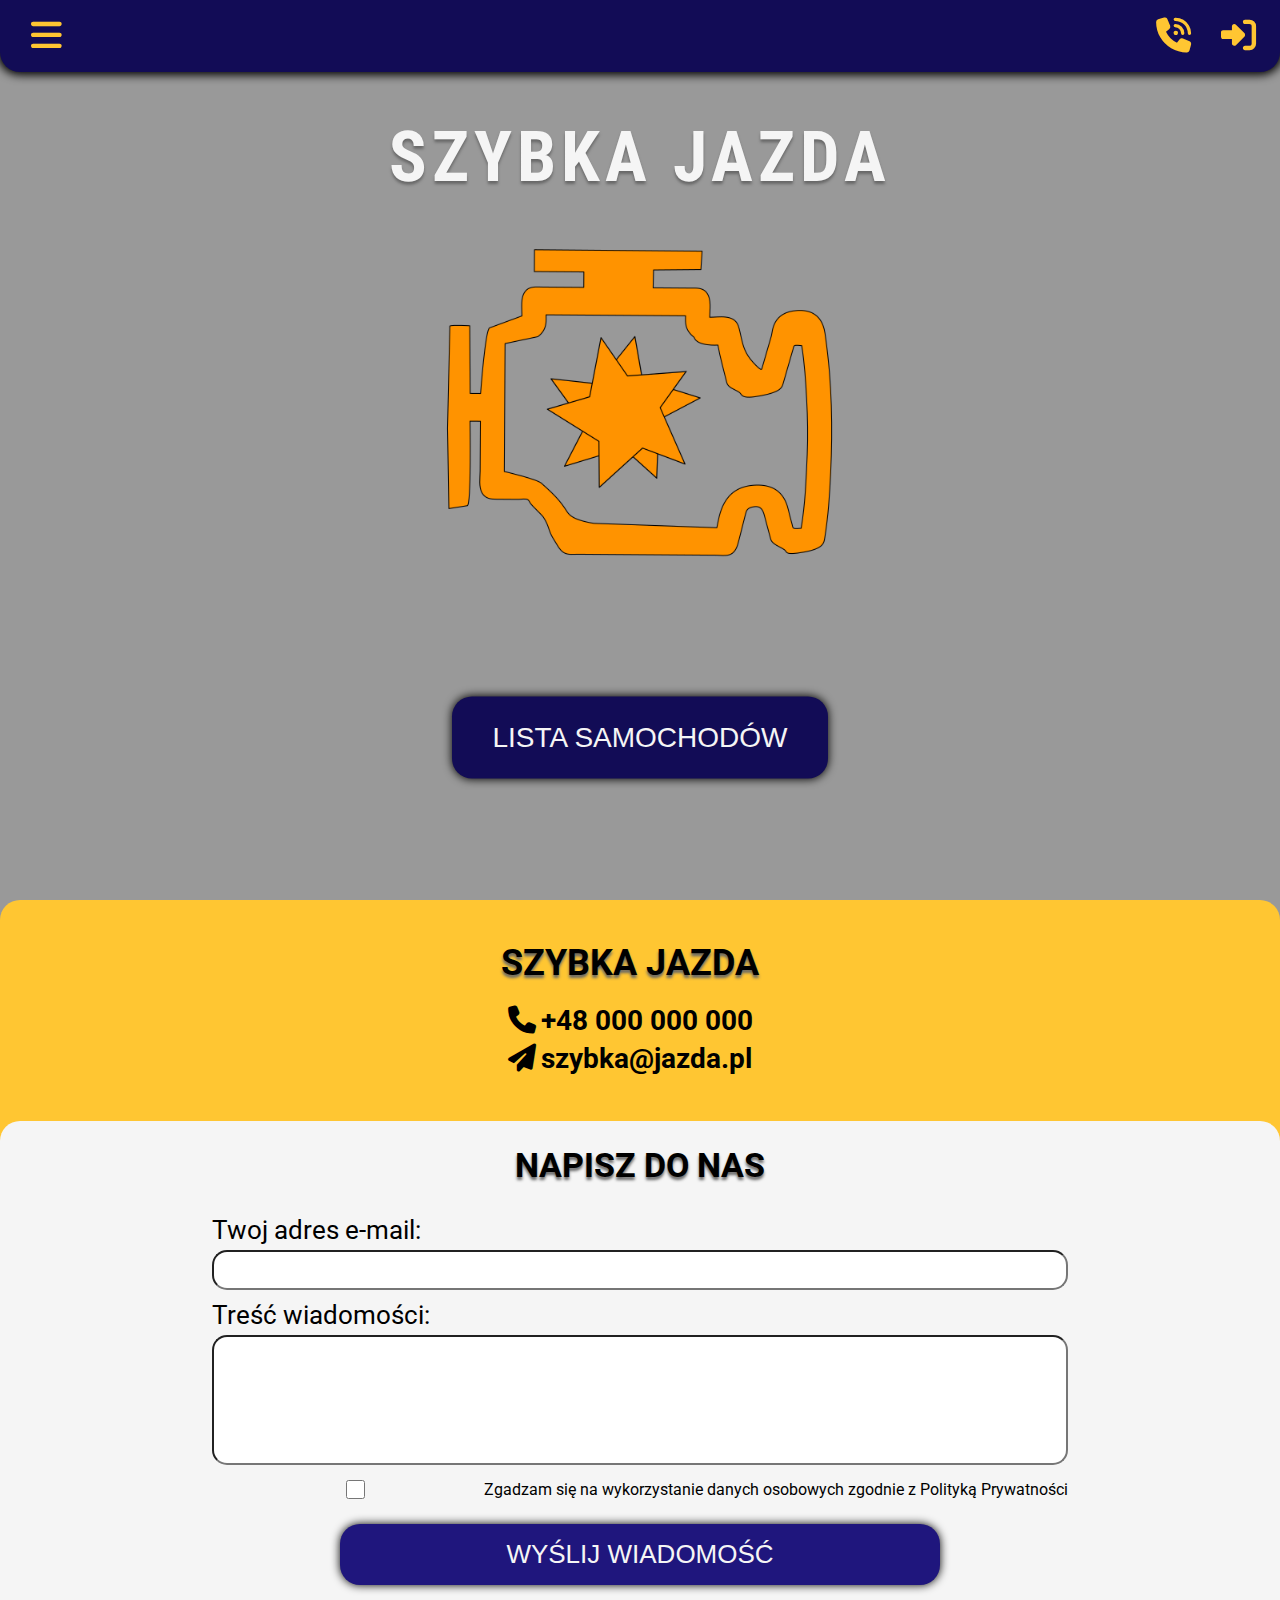
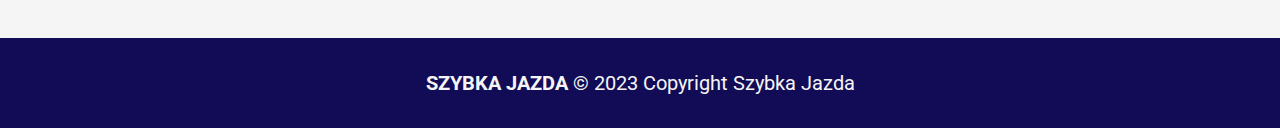
<file: index.html>
<!DOCTYPE html>
<html lang="en">

<head>
    <meta charset="UTF-8">
    <meta http-equiv="X-UA-Compatible" content="IE=edge">
    <meta name="viewport" content="width=device-width, initial-scale=1.0">
    <meta name="keywords"
        content="Samochody, auta, wypożyczalnia, wypożyczalia aut, szybkie auta, sportowe auta, sportowe samochody">
    <meta name="description" content="Wypożyczalnia szybkich, sportowych aut">
    <meta name="author"
        content="Jakub Pastucha (frontend), Kacper Latecki (backend), Artur Malinowski (team leader/projekt), Katarzyna Grad (dokumentacja/grafika), Marek Szymanowicz (dokumentacja)">

    <title>Wypożyczalnia aut sportowych</title>

    <!-- styles -->
    <!-- fontaswome -->
    <link rel="stylesheet" href="fontawesome-free-6.4.0-web/css/all.css">

    <!-- phone styles -->
    <link rel="stylesheet" href="css/main.css">

    <!-- tablet styles -->
    <link rel="stylesheet" href="css/main-tablet.css">

    <!-- pc styles -->
    <link rel="stylesheet" href="css/main-pc.css">

    <!-- favicon -->
    <link rel="shortcut icon" type="image/ico" href="img/favicon.ico">
</head>

<body>
    <div class="wrapper">
        <!-- Mobile/Tablet version header -->
        <nav class="navbar">
            <button onclick="toggleNavbar()"><i class="fa-solid fa-xmark"></i></button>
            <ul>
                <li><a href="index.html">strona główna</a></li>
                <li><a href="cars.html">samochody</a></li>
                <li><a href="about.html">dlaczego my?</a></li>
                <li><a href="voucher.html">vouchery</a></li>
                <li><a href="howworks.html">jak to działa?</a></li>
                <a href="cars.html">zarezerwuj</a>
                <div class="phone_number_box">
                    <p>Skontaktuj sie z nami</p>
                    <a href="tel:000-000-000"><i class="fa-solid fa-phone"></i>+48 000 000 000</a>
                    <a href="mailto: szybka@jazda.pl"><i class="fa-solid fa-paper-plane"></i>szybka@jazda.pl</a>
                </div>
            </ul>
        </nav>

        <header class="header clearfix">
            <button onclick="toggleNavbar()"><i class="fa-solid fa-bars"></i></button>
            <div class="nav_contacts">
                <button onclick="toggleContact()"><i class="fa-solid fa-phone-volume"></i></button>
                <button><a class="link_button" href="login.html"><i
                            class="fa-solid fa-right-to-bracket"></i></a></button>
                <div class="phone_number_boxDisplay">
                    <div class="phone_number_box">
                        <p>Skontaktuj sie z nami</p>
                        <a href="tel:000-000-000"><i class="fa-solid fa-phone"></i>+48 000 000 000</a>
                        <a href="mailto: szybka@jazda.pl"><i class="fa-solid fa-paper-plane"></i>szybka@jazda.pl</a>
                    </div>
                </div>
            </div>
        </header>
        <!-- -------------------------------------------- -->

        <!-- PC version header -->
        <header class="header_pc clearfix">
            <div class="nav_menu">
                <ul>
                    <li><a href="index.html">strona główna</a></li>
                    <li><a href="cars.html">samochody</a></li>
                    <li><a href="about.html">dlaczego my?</a></li>
                    <li><a href="voucher.html">vouchery</a></li>
                    <li><a href="howworks.html">jak to działa?</a></li>
                </ul>
            </div>
            <button><a class="link_button" href="login.html"><i class="fa-solid fa-right-to-bracket"></i></a></button>
        </header>
        <!-- --------------------------------------- -->

        <main>
            <div class="main_wrap">
                <h1 class="company_name">szybka jazda</h1>
                <img class="img_logo" src="img/logo.png" alt="engine with star - logo">
                <div class="main_buttons">
                    <a href="cars.html"><button class="blue_button">lista samochodów</button></a>
                </div>
            </div>
        </main>

        <section class="contact">
            <div class="phone_email">
                <div class="nav_contacts">
                    <h1 class="company_name">szybka jazda</h1>
                    <a href="tel:000-000-000"><i class="fa-solid fa-phone"></i>+48 000 000 000</a>
                    <a href="mailto: szybka@jazda.pl"><i class="fa-solid fa-paper-plane"></i>szybka@jazda.pl</a>
                </div>
            </div>
            <div class="contact_form">
                <h2>napisz do nas</h2>
                <form action="#">
                    <label for="user-email">Twoj adres e-mail:</label>
                    <input id="user-email" type="email">
                    <label for="user-message">Treść wiadomości:</label>
                    <input id="user-message" type="textarea">
                    <div class="checkbox_div">
                        <input type="checkbox" name="personal-data" id="personal-data" required>
                        <p>Zgadzam się na wykorzystanie danych osobowych zgodnie z Polityką Prywatności</p>
                    </div>
                    <input type="submit" value="WYŚLIJ WIADOMOŚĆ">
                </form>
            </div>
        </section>

        <footer>
            <p><span>szybka jazda</span> &copy; 2023 Copyright Szybka Jazda</p>
        </footer>
    </div>

    <script src="js/toggle.js"></script>
</body>

</html>
</file>
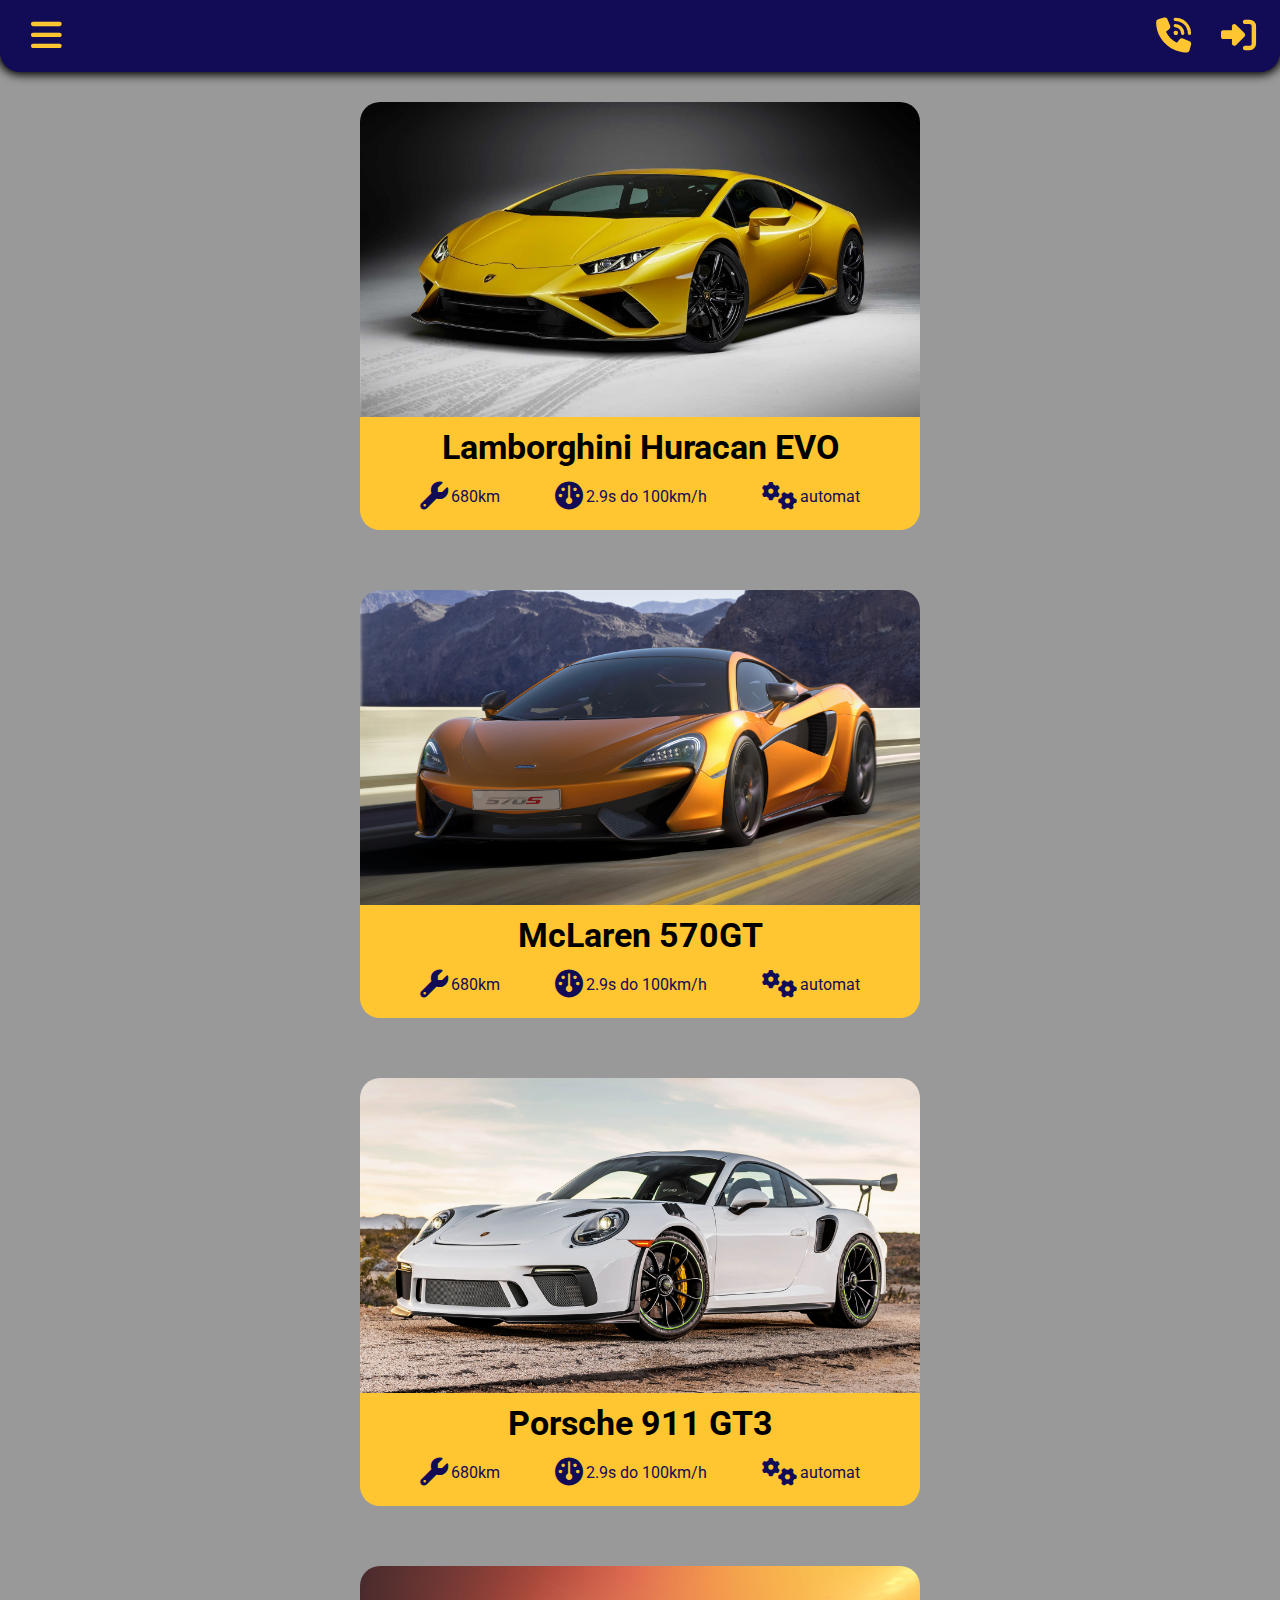
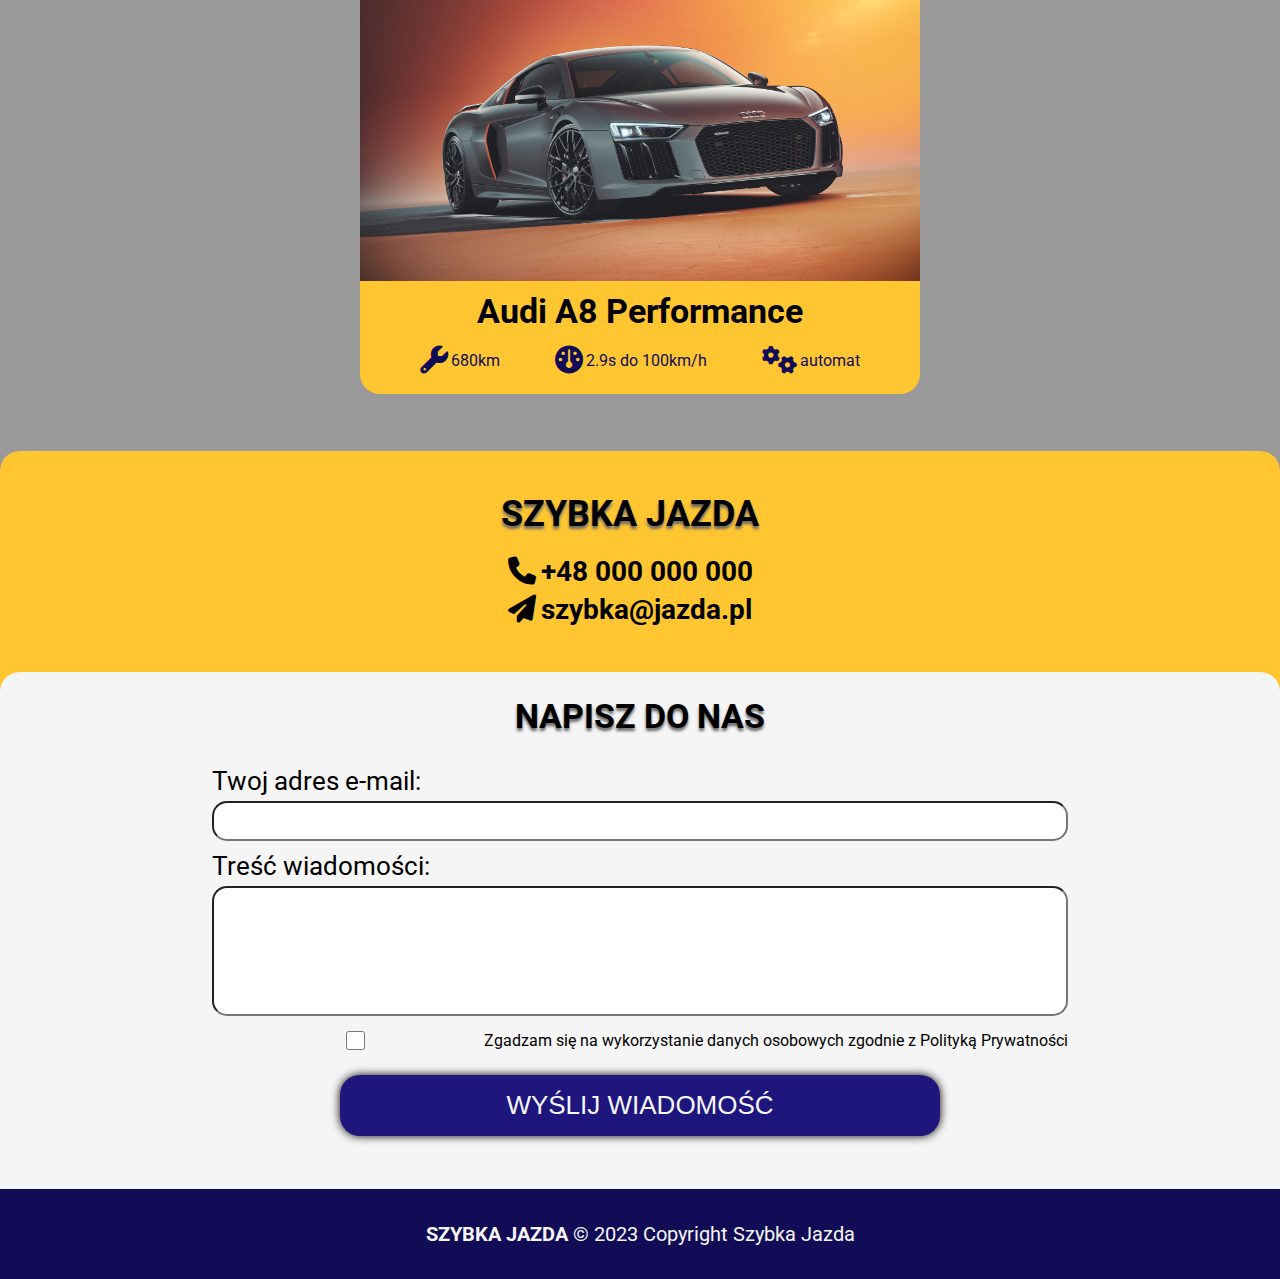
<file: cars.html>
<!DOCTYPE html>
<html lang="en">

<head>
    <meta charset="UTF-8">
    <meta http-equiv="X-UA-Compatible" content="IE=edge">
    <meta name="viewport" content="width=device-width, initial-scale=1.0">
    <title>Wypożyczalnia aut sportowych</title>

    <!-- styles -->
    <!-- fontaswome -->
    <link rel="stylesheet" href="fontawesome-free-6.4.0-web/css/all.css">

    <!-- phone styles -->
    <link rel="stylesheet" href="css/main.css">
    <link rel="stylesheet" href="css/cars.css">

    <!-- tablet styles -->
    <link rel="stylesheet" href="css/main-tablet.css">
    <link rel="stylesheet" href="css/cars-tablet.css">

    <!-- favicon -->
    <link rel="shortcut icon" type="image/ico" href="img/favicon.ico">
</head>

<body>
    <div class="wrapper">
        <nav class="navbar">
            <button onclick="toggleNavbar()"><i class="fa-solid fa-xmark"></i></button>
            <ul>
                <li><a href="index.html">strona główna</a></li>
                <li><a href="cars.html">samochody</a></li>
                <li><a href="about.html">dlaczego my?</a></li>
                <li><a href="voucher.html">vouchery</a></li>
                <li><a href="howworks.html">jak to działa?</a></li>
                <a href="cars.html">zarezerwuj</a>
                <div class="phone_number_box">
                    <p>Skontaktuj sie z nami</p>
                    <a href="tel:000-000-000"><i class="fa-solid fa-phone"></i>+48 000 000 000</a>
                    <a href="mailto: szybka@jazda.pl"><i class="fa-solid fa-paper-plane"></i>szybka@jazda.pl</a>
                </div>
            </ul>
        </nav>

        <header class="header clearfix">
            <button onclick="toggleNavbar()"><i class="fa-solid fa-bars"></i></button>
            <div class="nav_contacts">
                <button onclick="toggleContact()"><i class="fa-solid fa-phone-volume"></i></button>
                <button><a class="link_button" href="login.html"><i class="fa-solid fa-right-to-bracket"></i></a></button>
                <div class="phone_number_boxDisplay">
                    <div class="phone_number_box">
                        <p>Skontaktuj sie z nami</p>
                        <a href="tel:000-000-000"><i class="fa-solid fa-phone"></i>+48 000 000 000</a>
                        <a href="mailto: szybka@jazda.pl"><i class="fa-solid fa-paper-plane"></i>szybka@jazda.pl</a>
                    </div>
                </div>
            </div>
        </header>

        <article>
            <div class="car">
                <div class="car_photo">
                    <a href="cars-html/lamboEvo.html"><img src="img/huracan-evo.jpg" alt="Lamborghini Huracan EVO"></a>
                </div>
                <div class="car_info">
                    <h2>Lamborghini Huracan EVO</h2>
                    <div class="short_info">
                        <div class="short_info_element">
                            <i class="fa-solid fa-wrench"></i> <p>680km</p>
                        </div>
                        <div class="short_info_element">
                            <i class="fa-solid fa-gauge"></i> <p>2.9s do 100km/h</p>
                        </div>
                        <div class="short_info_element">
                            <i class="fa-sharp fa-solid fa-gears"></i> <p>automat</p>
                        </div>
                    </div>
                </div>
            </div>

            <div class="car">
                <div class="car_photo">
                    <img src="img/mclaren-570gt.jpg" alt="Lamborghini Huracan EVO">
                </div>
                <div class="car_info">
                    <h2>McLaren 570GT</h2>
                    <div class="short_info">
                        <div class="short_info_element">
                            <i class="fa-solid fa-wrench"></i> <p>680km</p>
                        </div>
                        <div class="short_info_element">
                            <i class="fa-solid fa-gauge"></i> <p>2.9s do 100km/h</p>
                        </div>
                        <div class="short_info_element">
                            <i class="fa-sharp fa-solid fa-gears"></i> <p>automat</p>
                        </div>
                    </div>
                </div>
            </div>

            <div class="car">
                <div class="car_photo">
                    <img src="img/porshe-911gt3.jpg" alt="Lamborghini Huracan EVO">
                </div>
                <div class="car_info">
                    <h2>Porsche 911 GT3</h2>
                    <div class="short_info">
                        <div class="short_info_element">
                            <i class="fa-solid fa-wrench"></i> <p>680km</p>
                        </div>
                        <div class="short_info_element">
                            <i class="fa-solid fa-gauge"></i> <p>2.9s do 100km/h</p>
                        </div>
                        <div class="short_info_element">
                            <i class="fa-sharp fa-solid fa-gears"></i> <p>automat</p>
                        </div>
                    </div>
                </div>
            </div>

            <div class="car">
                <div class="car_photo">
                    <img src="img/audi-r8.jpg" alt="Lamborghini Huracan EVO">
                </div>
                <div class="car_info">
                    <h2>Audi A8 Performance</h2>
                    <div class="short_info">
                        <div class="short_info_element">
                            <i class="fa-solid fa-wrench"></i> <p>680km</p>
                        </div>
                        <div class="short_info_element">
                            <i class="fa-solid fa-gauge"></i> <p>2.9s do 100km/h</p>
                        </div>
                        <div class="short_info_element">
                            <i class="fa-sharp fa-solid fa-gears"></i> <p>automat</p>
                        </div>
                    </div>
                </div>
            </div>
        </article>

        <section class="contact">
            <div class="phone_email">
                <div class="nav_contacts">
                    <h1 class="company_name">szybka jazda</h1>
                    <a href="tel:000-000-000"><i class="fa-solid fa-phone"></i>+48 000 000 000</a>
                    <a href="mailto: szybka@jazda.pl"><i class="fa-solid fa-paper-plane"></i>szybka@jazda.pl</a>
                </div>
            </div>
            <div class="contact_form">
                <h2>napisz do nas</h2>
                <form action="#">
                    <label for="user-email">Twoj adres e-mail:</label>
                    <input id="user-email" type="email">
                    <label for="user-message">Treść wiadomości:</label>
                    <input id="user-email" type="textarea">
                    <div class="checkbox_div">
                        <input type="checkbox" name="personal-data" id="personal-data" required><p>Zgadzam się na wykorzystanie danych osobowych zgodnie z Polityką Prywatności</p>
                    </div>
                    <input type="submit" value="WYŚLIJ WIADOMOŚĆ">
                </form>
            </div>
        </section>

        <footer>
            <p><span>szybka jazda</span> &copy; 2023 Copyright Szybka Jazda</p>
        </footer>
    </div>

    <script src="js/toggle.js"></script>
</body>

</html>
</file>
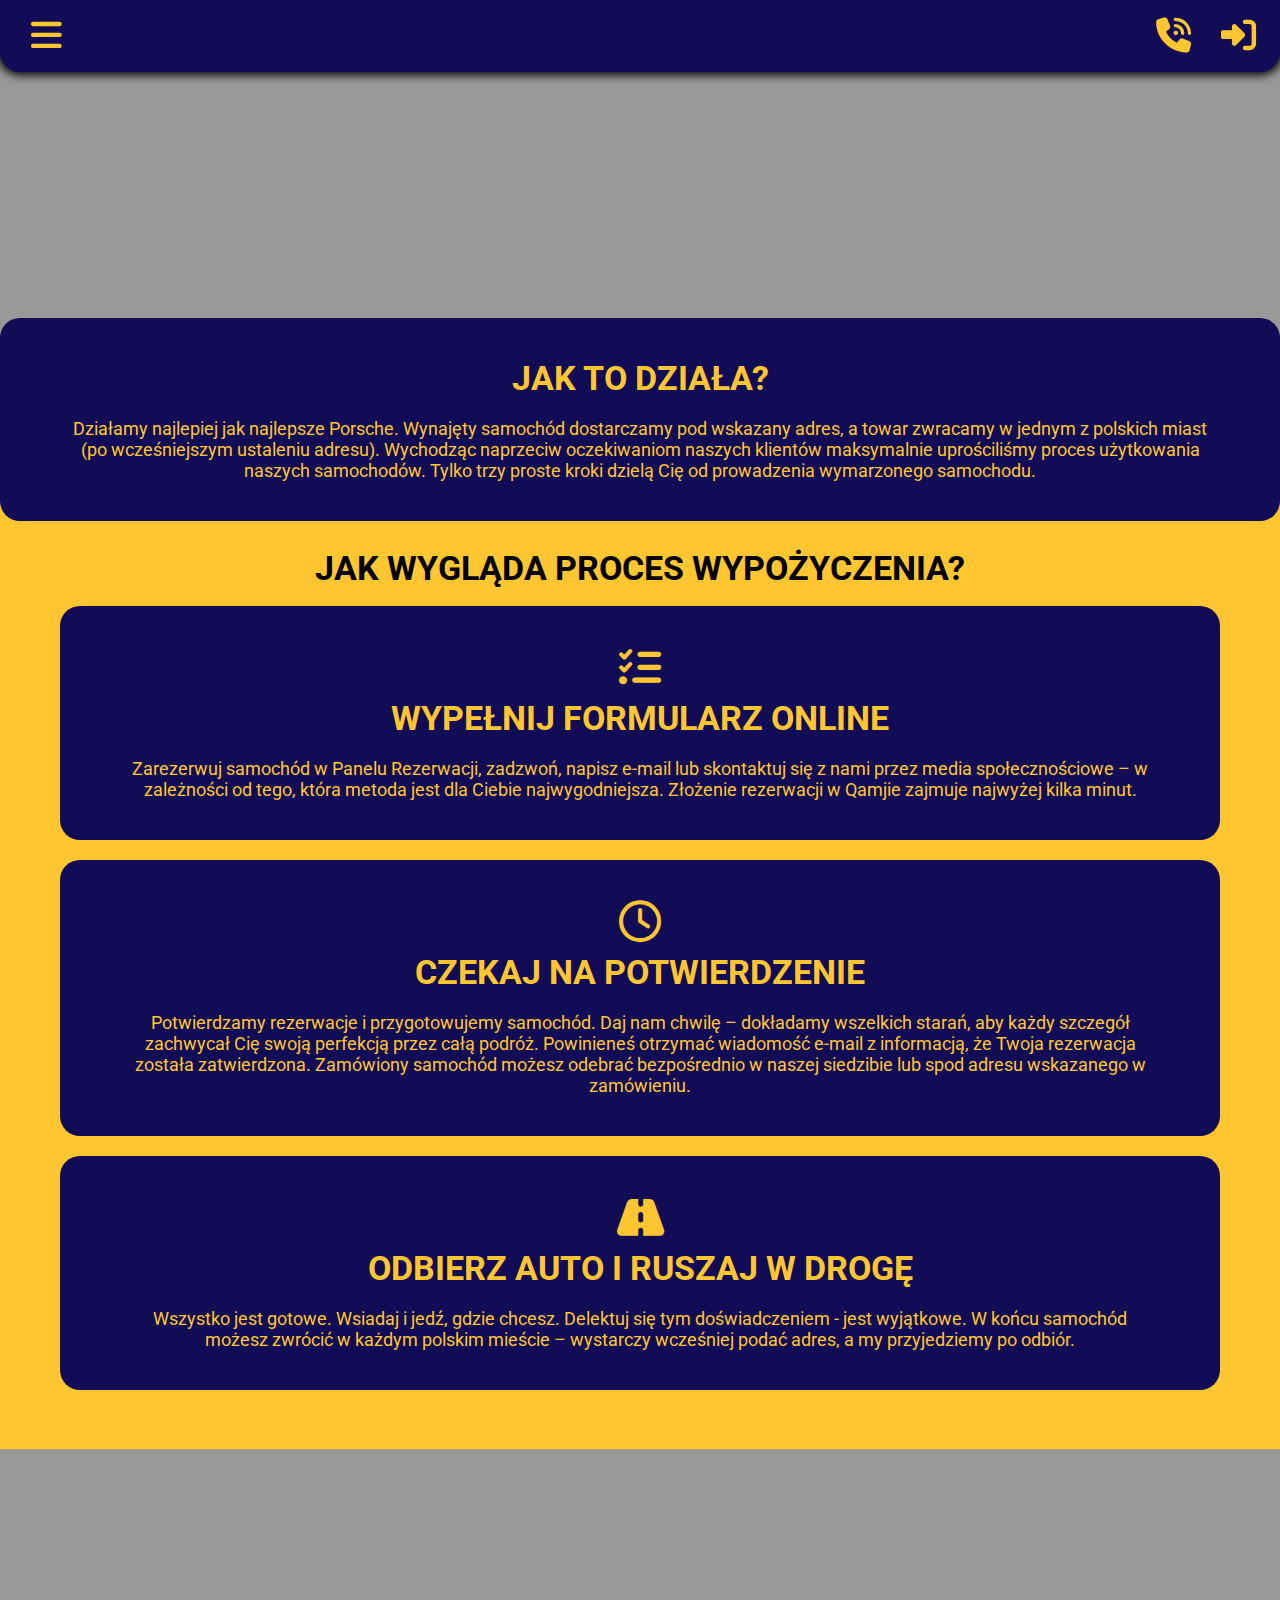
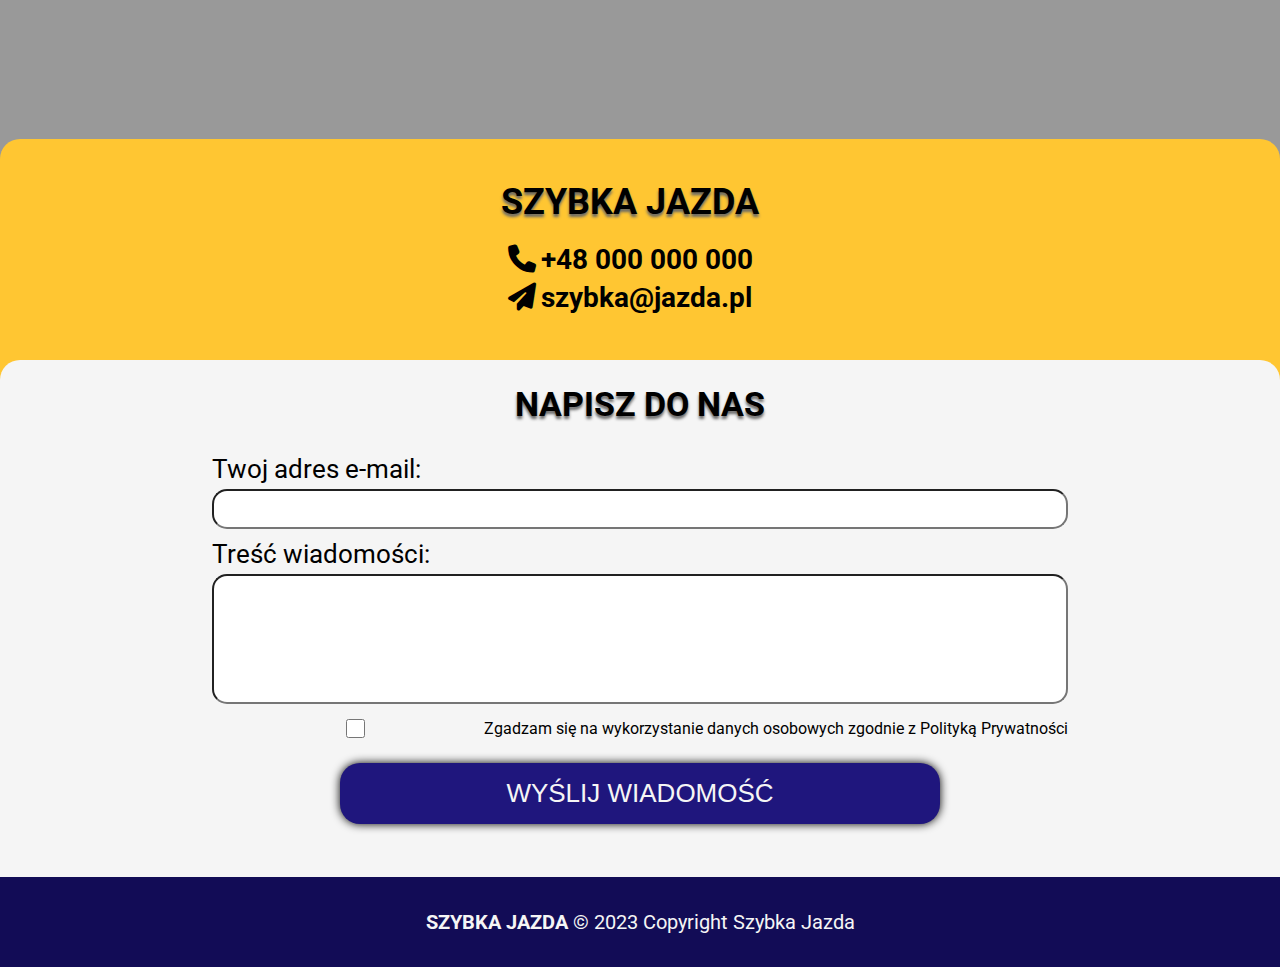
<file: howworks.html>
<!DOCTYPE html>
<html lang="en">

<head>
    <meta charset="UTF-8">
    <meta http-equiv="X-UA-Compatible" content="IE=edge">
    <meta name="viewport" content="width=device-width, initial-scale=1.0">
    <title>Wypożyczalnia aut sportowych</title>

    <!-- styles -->
    <!-- fontaswome -->
    <link rel="stylesheet" href="fontawesome-free-6.4.0-web/css/all.css">

    <!-- phone styles -->
    <link rel="stylesheet" href="css/main.css">
    <link rel="stylesheet" href="css/howworks.css">
    <link rel="stylesheet" href="css/howworks-tablet.css">

    <!-- tablet styles -->
    <link rel="stylesheet" href="css/main-tablet.css">

    <!-- pc styles -->
    <link rel="stylesheet" href="css/main-pc.css">

    <!-- favicon -->
    <link rel="shortcut icon" type="image/ico" href="img/favicon.ico">
</head>

<body>
    <div class="wrapper">
        <!-- Mobile/Tablet version header -->
        <nav class="navbar">
            <button onclick="toggleNavbar()"><i class="fa-solid fa-xmark"></i></button>
            <ul>
                <li><a href="index.html">strona główna</a></li>
                <li><a href="cars.html">samochody</a></li>
                <li><a href="about.html">dlaczego my?</a></li>
                <li><a href="voucher.html">vouchery</a></li>
                <li><a href="howworks.html">jak to działa?</a></li>
                <a href="cars.html">zarezerwuj</a>
                <div class="phone_number_box">
                    <p>Skontaktuj sie z nami</p>
                    <a href="tel:000-000-000"><i class="fa-solid fa-phone"></i>+48 000 000 000</a>
                    <a href="mailto: szybka@jazda.pl"><i class="fa-solid fa-paper-plane"></i>szybka@jazda.pl</a>
                </div>
            </ul>
        </nav>

        <header class="header clearfix">
            <button onclick="toggleNavbar()"><i class="fa-solid fa-bars"></i></button>
            <div class="nav_contacts">
                <button onclick="toggleContact()"><i class="fa-solid fa-phone-volume"></i></button>
                <button><a class="link_button" href="login.html"><i
                            class="fa-solid fa-right-to-bracket"></i></a></button>
                <div class="phone_number_boxDisplay">
                    <div class="phone_number_box">
                        <p>Skontaktuj sie z nami</p>
                        <a href="tel:000-000-000"><i class="fa-solid fa-phone"></i>+48 000 000 000</a>
                        <a href="mailto: szybka@jazda.pl"><i class="fa-solid fa-paper-plane"></i>szybka@jazda.pl</a>
                    </div>
                </div>
            </div>
        </header>
        <!-- --------------------------------------- -->


        <!-- PC version header -->
        <header class="header_pc clearfix">
            <div class="nav_menu">
                <ul>
                    <li><a href="index.html">strona główna</a></li>
                    <li><a href="cars.html">samochody</a></li>
                    <li><a href="about.html">dlaczego my?</a></li>
                    <li><a href="voucher.html">vouchery</a></li>
                    <li><a href="howworks.html">jak to działa?</a></li>
                </ul>
            </div>
            <button><a class="link_button" href="login.html"><i class="fa-solid fa-right-to-bracket"></i></a></button>
        </header>
        <!-- --------------------------------------- -->

        <article>
            <div class="bg_img">
                <!-- gackgroung img in CSS -->
            </div>
            <div class="how_works_desc">
                <h2>Jak to działa?</h2>
                <p>Działamy najlepiej jak najlepsze Porsche. Wynajęty samochód dostarczamy pod wskazany adres, a towar
                    zwracamy w jednym z polskich miast (po wcześniejszym ustaleniu adresu). Wychodząc naprzeciw
                    oczekiwaniom naszych klientów maksymalnie uprościliśmy proces użytkowania naszych samochodów. Tylko
                    trzy proste kroki dzielą Cię od prowadzenia wymarzonego samochodu.</p>
            </div>
            <div class="how_works_orange_wrapper">
                <h2>Jak wygląda proces wypożyczenia?</h2>
                <div class="how_works_desc">
                    <i class="fa-solid fa-list-check"></i>
                    <h2>Wypełnij formularz online</h2>
                    <p>Zarezerwuj samochód w Panelu Rezerwacji, zadzwoń, napisz e-mail lub skontaktuj się z nami przez
                        media społecznościowe – w zależności od tego, która metoda jest dla Ciebie najwygodniejsza.
                        Złożenie rezerwacji w Qamjie zajmuje najwyżej kilka minut.</p>
                </div>
                <div class="how_works_desc">
                    <i class="fa-sharp fa-regular fa-clock"></i>
                    <h2>Czekaj na potwierdzenie</h2>
                    <p>Potwierdzamy rezerwacje i przygotowujemy samochód. Daj nam chwilę – dokładamy wszelkich starań,
                        aby każdy szczegół zachwycał Cię swoją perfekcją przez całą podróż. Powinieneś otrzymać
                        wiadomość e-mail z informacją, że Twoja rezerwacja została zatwierdzona. Zamówiony samochód
                        możesz odebrać bezpośrednio w naszej siedzibie lub spod adresu wskazanego w zamówieniu.</p>
                </div>
                <div class="how_works_desc">
                    <i class="fa-solid fa-road"></i>
                    <h2>Odbierz auto i ruszaj w drogę</h2>
                    <p>Wszystko jest gotowe. Wsiadaj i jedź, gdzie chcesz. Delektuj się tym doświadczeniem - jest
                        wyjątkowe. W końcu samochód możesz zwrócić w każdym polskim mieście – wystarczy wcześniej podać
                        adres, a my przyjedziemy po odbiór.</p>
                </div>
            </div>
            <div class="bg_img">
                <!-- gackgroung img in CSS -->
            </div>
        </article>

        <section class="contact">
            <div class="phone_email">
                <div class="nav_contacts">
                    <h1 class="company_name">szybka jazda</h1>
                    <a href="tel:000-000-000"><i class="fa-solid fa-phone"></i>+48 000 000 000</a>
                    <a href="mailto: szybka@jazda.pl"><i class="fa-solid fa-paper-plane"></i>szybka@jazda.pl</a>
                </div>
            </div>
            <div class="contact_form">
                <h2>napisz do nas</h2>
                <form action="#">
                    <label for="user-email">Twoj adres e-mail:</label>
                    <input id="user-email" type="email">
                    <label for="user-message">Treść wiadomości:</label>
                    <input id="user-email" type="textarea">
                    <div class="checkbox_div">
                        <input type="checkbox" name="personal-data" id="personal-data" required>
                        <p>Zgadzam się na wykorzystanie danych osobowych zgodnie z Polityką Prywatności</p>
                    </div>
                    <input type="submit" value="WYŚLIJ WIADOMOŚĆ">
                </form>
            </div>
        </section>

        <footer>
            <p><span>szybka jazda</span> &copy; 2023 Copyright Szybka Jazda</p>
        </footer>
    </div>

    <script src="js/toggle.js"></script>
</body>

</html>
</file>
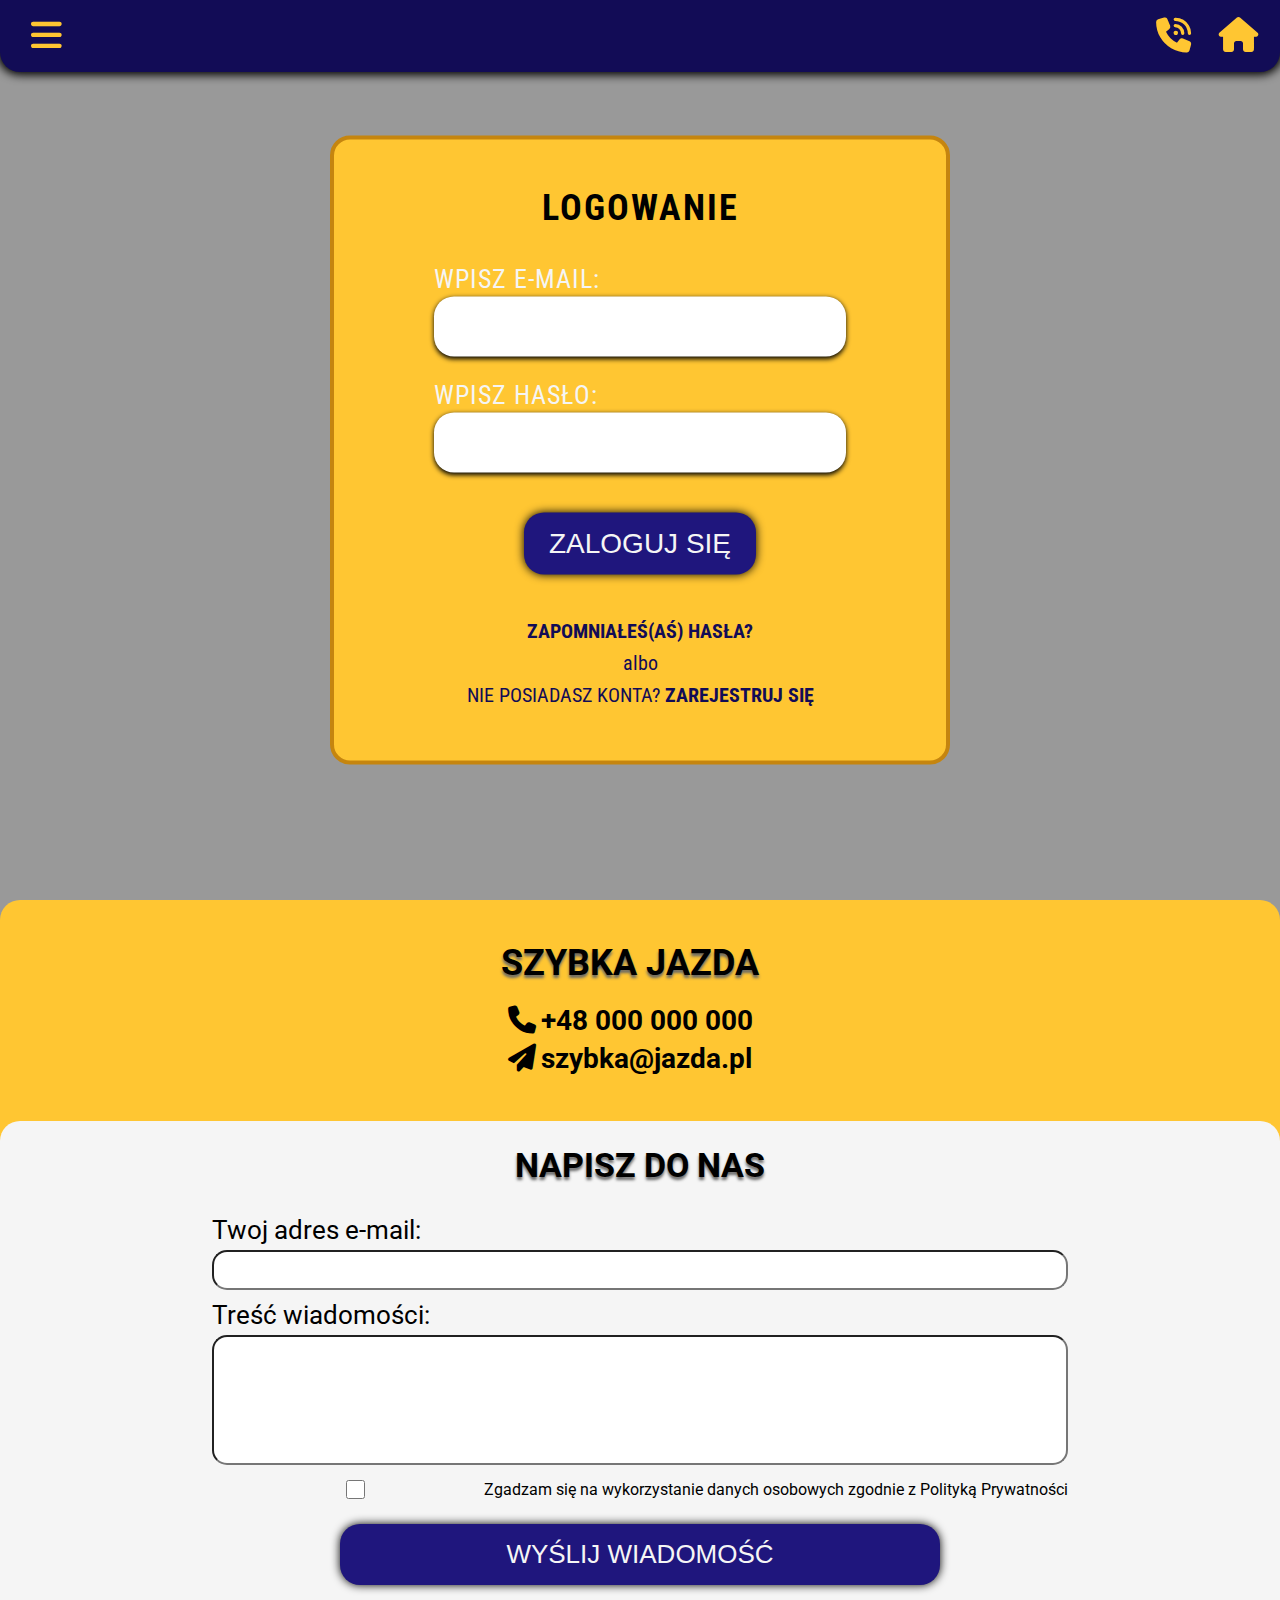
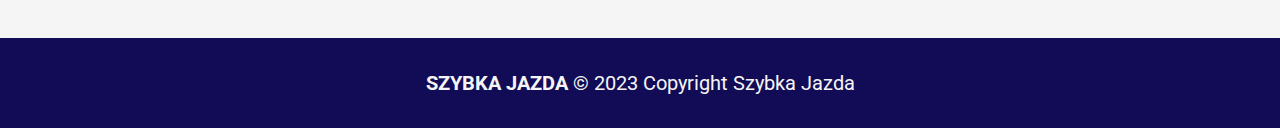
<file: login.html>
<!DOCTYPE html>
<html lang="en">

<head>
    <meta charset="UTF-8">
    <meta http-equiv="X-UA-Compatible" content="IE=edge">
    <meta name="viewport" content="width=device-width, initial-scale=1.0">
    <title>Wypożyczalnia aut sportowych</title>

    <!-- styles -->
    <!-- fontaswome -->
    <link rel="stylesheet" href="fontawesome-free-6.4.0-web/css/all.css">

    <!-- phone styles -->
    <link rel="stylesheet" href="css/main.css">
    <link rel="stylesheet" href="css/login.css">
    
    <!-- tablet styles -->
    <link rel="stylesheet" href="css/main-tablet.css">
    <link rel="stylesheet" href="css/login-tablet.css">
    
    <!-- favicon -->
    <link rel="shortcut icon" type="image/ico" href="img/favicon.ico">
</head>

<body>
    <div class="wrapper">
        <nav class="navbar">
            <button onclick="toggleNavbar()"><i class="fa-solid fa-xmark"></i></button>
            <ul>
                <li><a href="index.html">strona główna</a></li>
                <li><a href="cars.html">samochody</a></li>
                <li><a href="about.html">dlaczego my?</a></li>
                <li><a href="voucher.html">vouchery</a></li>
                <li><a href="howworks.html">jak to działa?</a></li>
                <a href="cars.html">zarezerwuj</a>
                <div class="phone_number_box">
                    <p>Skontaktuj sie z nami</p>
                    <a href="tel:000-000-000"><i class="fa-solid fa-phone"></i>+48 000 000 000</a>
                    <a href="mailto: szybka@jazda.pl"><i class="fa-solid fa-paper-plane"></i>szybka@jazda.pl</a>
                </div>
            </ul>
        </nav>

        <header class="header clearfix">
            <button onclick="toggleNavbar()"><i class="fa-solid fa-bars"></i></button>
            <div class="nav_contacts">
                <button onclick="toggleContact()"><i class="fa-solid fa-phone-volume"></i></button>
                <button><a class="link_button" href="index.html"><i class="fa-solid fa-house"></i></a></button>
                <div class="phone_number_boxDisplay">
                    <div class="phone_number_box">
                        <p>Skontaktuj sie z nami</p>
                        <a href="tel:000-000-000"><i class="fa-solid fa-phone"></i>+48 000 000 000</a>
                        <a href="mailto: szybka@jazda.pl"><i class="fa-solid fa-paper-plane"></i>szybka@jazda.pl</a>
                    </div>
                </div>
            </div>
        </header>

        <main>
            <div class="main_wrap">
                <div class="login_box">
                    <h2>logowanie</h2>
                    <form action="#">
                        <label for="email">wpisz e-mail:</label>
                        <input type="email" name="email" id="email">
                        <label for="password">wpisz hasło:</label>
                        <input type="password" name="password" id="password">
                        <input type="submit" value="zaloguj się">
                    </form>
                    <div class="login_options">
                        <p>
                            <a href="resetpass.html">Zapomniałeś(aś) hasła?</a>
                        </p>
                        <span>albo</span>
                        <p>Nie posiadasz konta? <a href="registeraccount.html">ZAREJESTRUJ SIĘ</a></p>
                    </div>
                </div>
            </div>
        </main>

        <section class="contact">
            <div class="phone_email">
                <div class="nav_contacts">
                    <h1 class="company_name">szybka jazda</h1>
                    <a href="tel:000-000-000"><i class="fa-solid fa-phone"></i>+48 000 000 000</a>
                    <a href="mailto: szybka@jazda.pl"><i class="fa-solid fa-paper-plane"></i>szybka@jazda.pl</a>
                </div>
            </div>
            <div class="contact_form">
                <h2>napisz do nas</h2>
                <form action="#">
                    <label for="user-email">Twoj adres e-mail:</label>
                    <input id="user-email" type="email">
                    <label for="user-message">Treść wiadomości:</label>
                    <input id="user-email" type="textarea">
                    <div class="checkbox_div">
                        <input type="checkbox" name="personal-data" id="personal-data" required>
                        <p>Zgadzam się na wykorzystanie danych osobowych zgodnie z Polityką Prywatności</p>
                    </div>
                    <input type="submit" value="WYŚLIJ WIADOMOŚĆ">
                </form>
            </div>
        </section>

        <footer>
            <p><span>szybka jazda</span> &copy; 2023 Copyright Szybka Jazda</p>
        </footer>
    </div>

    <script src="js/toggle.js"></script>
</body>

</html>
</file>
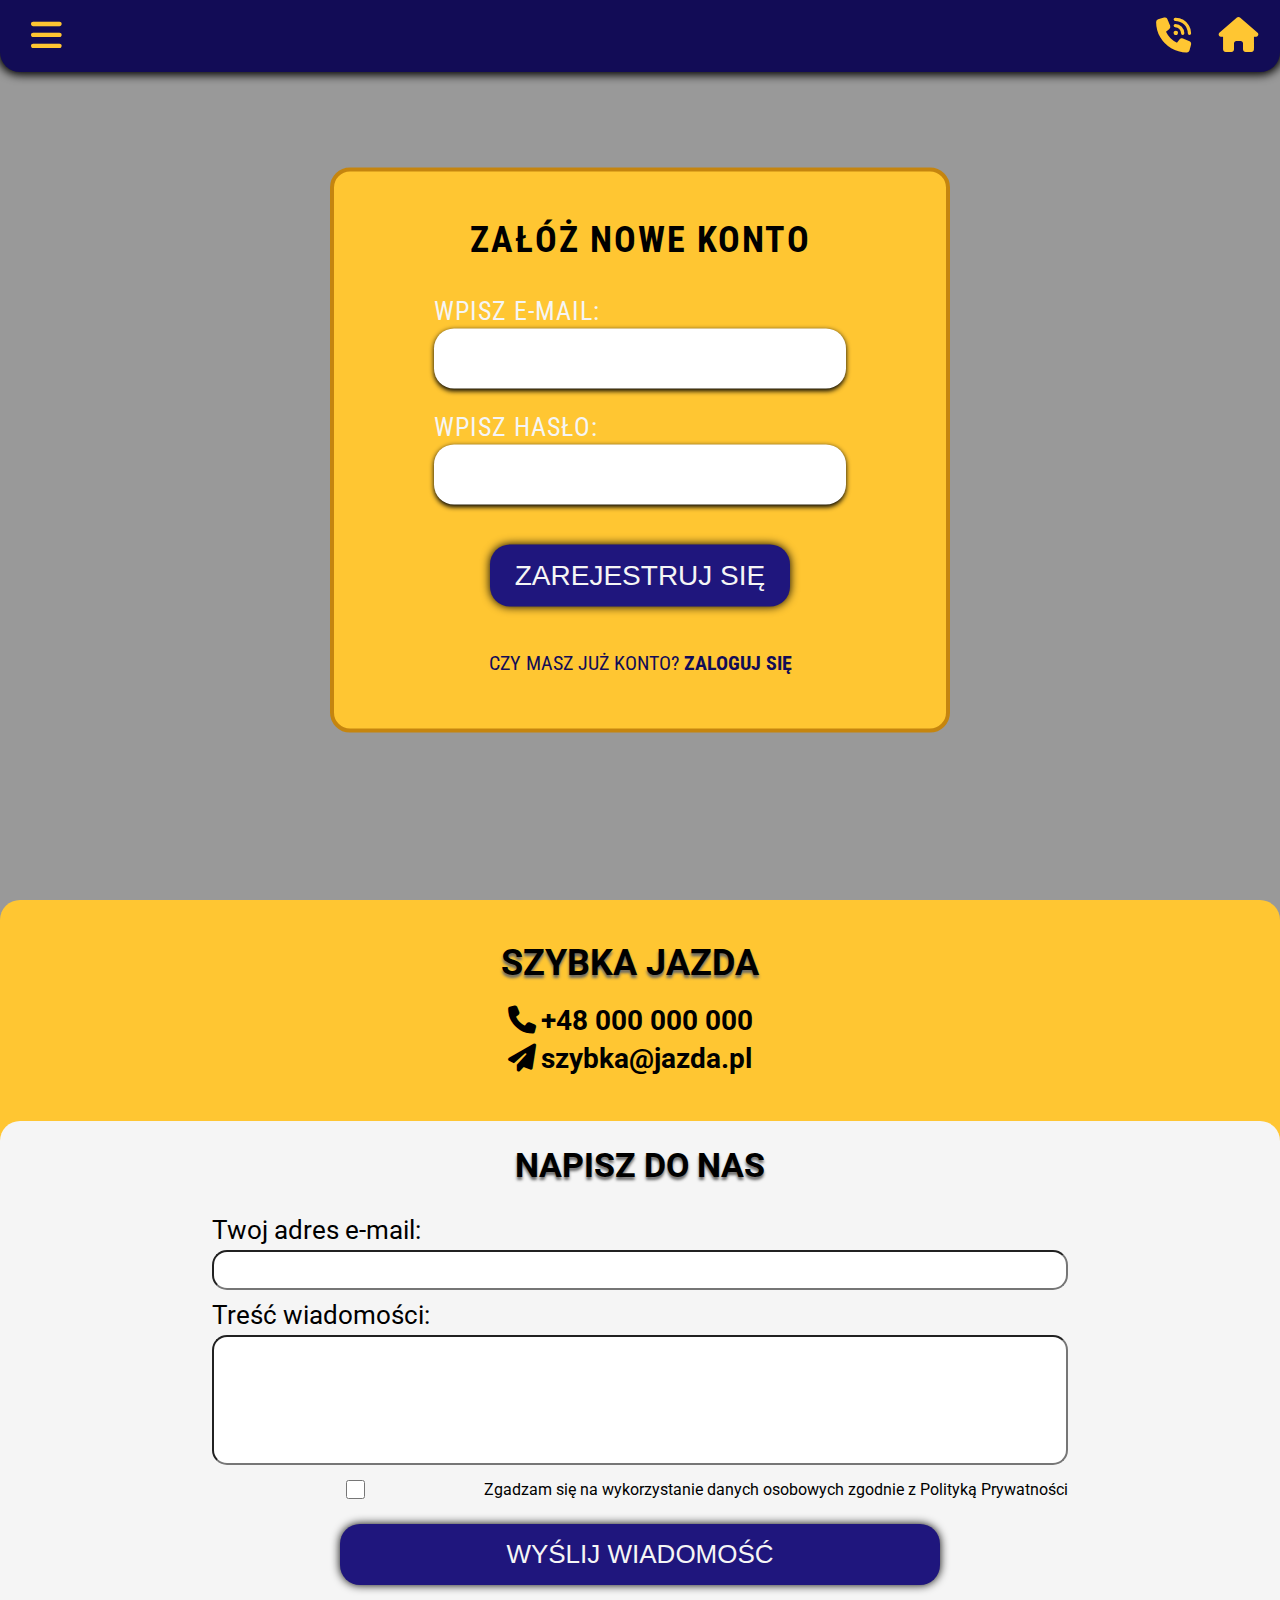
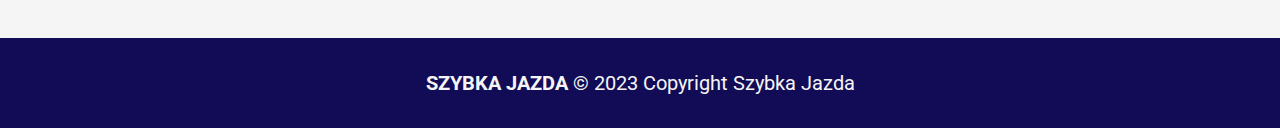
<file: registeraccount.html>
<!DOCTYPE html>
<html lang="en">

<head>
    <meta charset="UTF-8">
    <meta http-equiv="X-UA-Compatible" content="IE=edge">
    <meta name="viewport" content="width=device-width, initial-scale=1.0">
    <title>Wypożyczalnia aut sportowych</title>

    <!-- styles -->
    <!-- fontaswome -->
    <link rel="stylesheet" href="fontawesome-free-6.4.0-web/css/all.css">

    <!-- phone styles -->
    <link rel="stylesheet" href="css/main.css">
    <link rel="stylesheet" href="css/login.css">

    <!-- tablet styles -->
    <link rel="stylesheet" href="css/main-tablet.css">
    <link rel="stylesheet" href="css/login-tablet.css">
    
    <!-- favicon -->
    <link rel="shortcut icon" type="image/ico" href="img/favicon.ico">
</head>

<body>
    <div class="wrapper">
        <nav class="navbar">
            <button onclick="toggleNavbar()"><i class="fa-solid fa-xmark"></i></button>
            <ul>
                <li><a href="index.html">strona główna</a></li>
                <li><a href="cars.html">samochody</a></li>
                <li><a href="about.html">dlaczego my?</a></li>
                <li><a href="voucher.html">vouchery</a></li>
                <li><a href="howworks.html">jak to działa?</a></li>
                <a href="cars.html">zarezerwuj</a>
                <div class="phone_number_box">
                    <p>Skontaktuj sie z nami</p>
                    <a href="tel:000-000-000"><i class="fa-solid fa-phone"></i>+48 000 000 000</a>
                    <a href="mailto: szybka@jazda.pl"><i class="fa-solid fa-paper-plane"></i>szybka@jazda.pl</a>
                </div>
            </ul>
        </nav>

        <header class="header clearfix">
            <button onclick="toggleNavbar()"><i class="fa-solid fa-bars"></i></button>
            <div class="nav_contacts">
                <button onclick="toggleContact()"><i class="fa-solid fa-phone-volume"></i></button>
                <button><a class="link_button" href="index.html"><i class="fa-solid fa-house"></i></a></button>
                <div class="phone_number_boxDisplay">
                    <div class="phone_number_box">
                        <p>Skontaktuj sie z nami</p>
                        <a href="tel:000-000-000"><i class="fa-solid fa-phone"></i>+48 000 000 000</a>
                        <a href="mailto: szybka@jazda.pl"><i class="fa-solid fa-paper-plane"></i>szybka@jazda.pl</a>
                    </div>
                </div>
            </div>
        </header>

        <main>
            <div class="main_wrap">
                <div class="login_box">
                    <h2>załóż nowe konto</h2>
                    <form action="#">
                        <label for="email">wpisz e-mail:</label>
                        <input type="email" name="email" id="email" required>
                        <label for="password">wpisz hasło:</label>
                        <input type="password" name="password" id="password">
                        <input type="submit" value="zarejestruj się">
                    </form>
                    <div class="login_options">
                        <p>Czy masz już konto? <a href="login.html">ZALOGUJ SIĘ</a></p>
                    </div>
                </div>
            </div>
        </main>

        <section class="contact">
            <div class="phone_email">
                <div class="nav_contacts">
                    <h1 class="company_name">szybka jazda</h1>
                    <a href="tel:000-000-000"><i class="fa-solid fa-phone"></i>+48 000 000 000</a>
                    <a href="mailto: szybka@jazda.pl"><i class="fa-solid fa-paper-plane"></i>szybka@jazda.pl</a>
                </div>
            </div>
            <div class="contact_form">
                <h2>napisz do nas</h2>
                <form action="#">
                    <label for="user-email">Twoj adres e-mail:</label>
                    <input id="user-email" type="email">
                    <label for="user-message">Treść wiadomości:</label>
                    <input id="user-email" type="textarea">
                    <div class="checkbox_div">
                        <input type="checkbox" name="personal-data" id="personal-data" required>
                        <p>Zgadzam się na wykorzystanie
                        danych osobowych zgodnie z Polityką Prywatności</p>
                    </div>
                    <input type="submit" value="WYŚLIJ WIADOMOŚĆ">
                </form>
            </div>
        </section>

        <footer>
            <p><span>szybka jazda</span> &copy; 2023 Copyright Szybka Jazda</p>
        </footer>
    </div>

    <script src="js/toggle.js"></script>
</body>

</html>
</file>
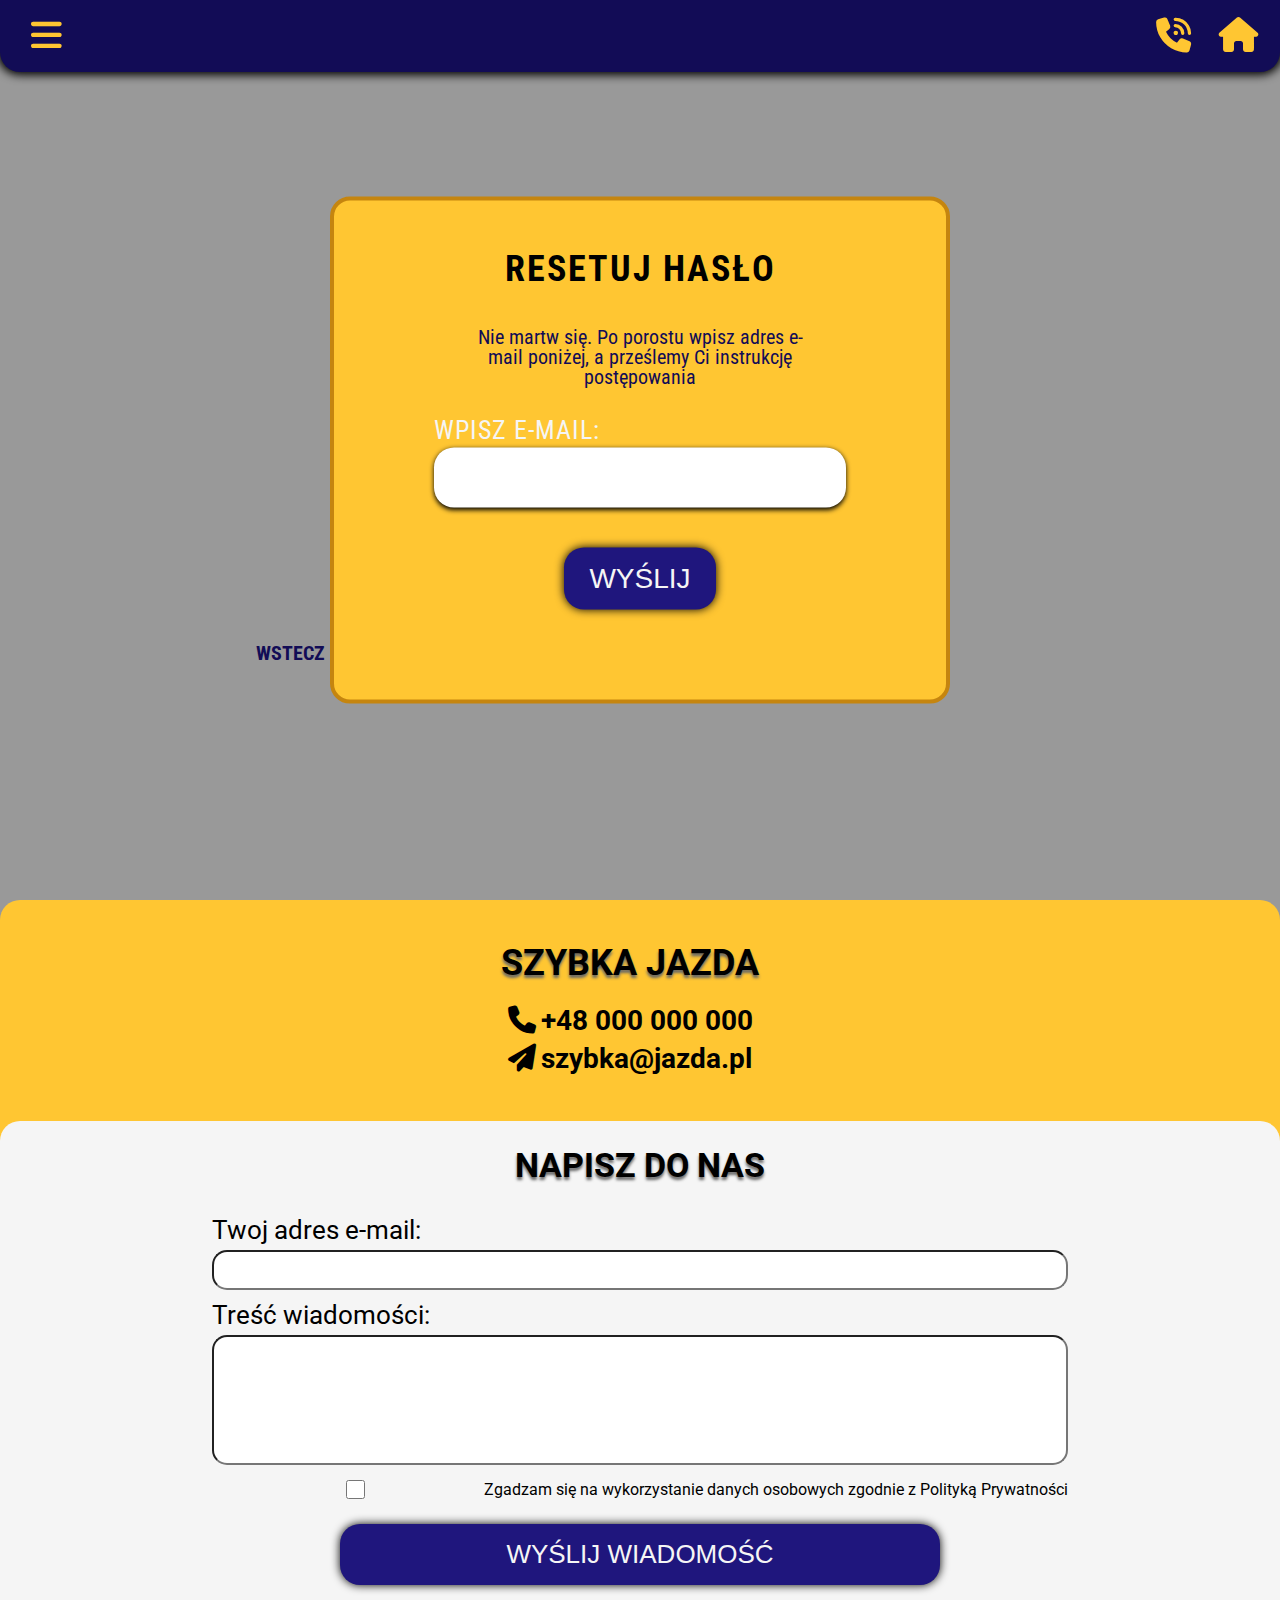
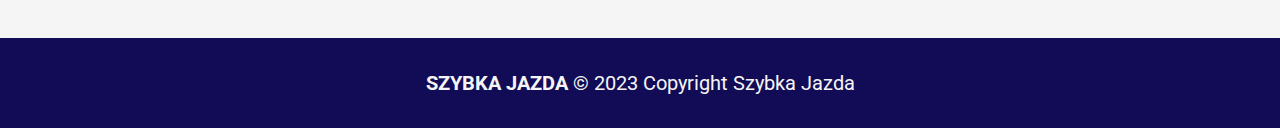
<file: resetpass.html>
<!DOCTYPE html>
<html lang="en">

<head>
    <meta charset="UTF-8">
    <meta http-equiv="X-UA-Compatible" content="IE=edge">
    <meta name="viewport" content="width=device-width, initial-scale=1.0">
    <title>Wypożyczalnia aut sportowych</title>

    <!-- styles -->
    <!-- fontaswome -->
    <link rel="stylesheet" href="fontawesome-free-6.4.0-web/css/all.css">

    <!-- phone styles -->
    <link rel="stylesheet" href="css/main.css">
    <link rel="stylesheet" href="css/login.css">

    <!-- tablet styles -->
    <link rel="stylesheet" href="css/main-tablet.css">
    <link rel="stylesheet" href="css/login-tablet.css">
    
    <!-- favicon -->
    <link rel="shortcut icon" type="image/ico" href="img/favicon.ico">
</head>

<body>
    <div class="wrapper">
        <nav class="navbar">
            <button onclick="toggleNavbar()"><i class="fa-solid fa-xmark"></i></button>
            <ul>
                <li><a href="index.html">strona główna</a></li>
                <li><a href="cars.html">samochody</a></li>
                <li><a href="about.html">dlaczego my?</a></li>
                <li><a href="voucher.html">vouchery</a></li>
                <li><a href="howworks.html">jak to działa?</a></li>
                <a href="cars.html">zarezerwuj</a>
                <div class="phone_number_box">
                    <p>Skontaktuj sie z nami</p>
                    <a href="tel:000-000-000"><i class="fa-solid fa-phone"></i>+48 000 000 000</a>
                    <a href="mailto: szybka@jazda.pl"><i class="fa-solid fa-paper-plane"></i>szybka@jazda.pl</a>
                </div>
            </ul>
        </nav>

        <header class="header clearfix">
            <button onclick="toggleNavbar()"><i class="fa-solid fa-bars"></i></button>
            <div class="nav_contacts">
                <button onclick="toggleContact()"><i class="fa-solid fa-phone-volume"></i></button>
                <button><a class="link_button" href="index.html"><i class="fa-solid fa-house"></i></a></button>
                <div class="phone_number_boxDisplay">
                    <div class="phone_number_box">
                        <p>Skontaktuj sie z nami</p>
                        <a href="tel:000-000-000"><i class="fa-solid fa-phone"></i>+48 000 000 000</a>
                        <a href="mailto: szybka@jazda.pl"><i class="fa-solid fa-paper-plane"></i>szybka@jazda.pl</a>
                    </div>
                </div>
            </div>
        </header>

        <main>
            <div class="main_wrap">
                <div class="login_box">
                    <h2>resetuj hasło</h2>
                    <p class="resetparagraph">Nie martw się. Po porostu wpisz adres e-mail poniżej, a prześlemy Ci
                        instrukcję postępowania</p>
                    <form action="#">
                        <label for="email">wpisz e-mail:</label>
                        <input type="email" name="email" id="email">
                        <input type="submit" value="wyślij">
                    </form>
                    <div class="login_options">
                        <a class="go_back_href" href="login.html">wstecz</a>
                    </div>
                </div>
            </div>
        </main>

        <section class="contact">
            <div class="phone_email">
                <div class="nav_contacts">
                    <h1 class="company_name">szybka jazda</h1>
                    <a href="tel:000-000-000"><i class="fa-solid fa-phone"></i>+48 000 000 000</a>
                    <a href="mailto: szybka@jazda.pl"><i class="fa-solid fa-paper-plane"></i>szybka@jazda.pl</a>
                </div>
            </div>
            <div class="contact_form">
                <h2>napisz do nas</h2>
                <form action="#">
                    <label for="user-email">Twoj adres e-mail:</label>
                    <input id="user-email" type="email">
                    <label for="user-message">Treść wiadomości:</label>
                    <input id="user-email" type="textarea">
                    <div class="checkbox_div">
                        <input type="checkbox" name="personal-data" id="personal-data" required>
                        <p>Zgadzam się na wykorzystanie
                        danych osobowych zgodnie z Polityką Prywatności</p>
                    </div>
                    <input type="submit" value="WYŚLIJ WIADOMOŚĆ">
                </form>
            </div>
        </section>

        <footer>
            <p><span>szybka jazda</span> &copy; 2023 Copyright Szybka Jazda</p>
        </footer>
    </div>

    <script src="js/toggle.js"></script>
</body>

</html>
</file>
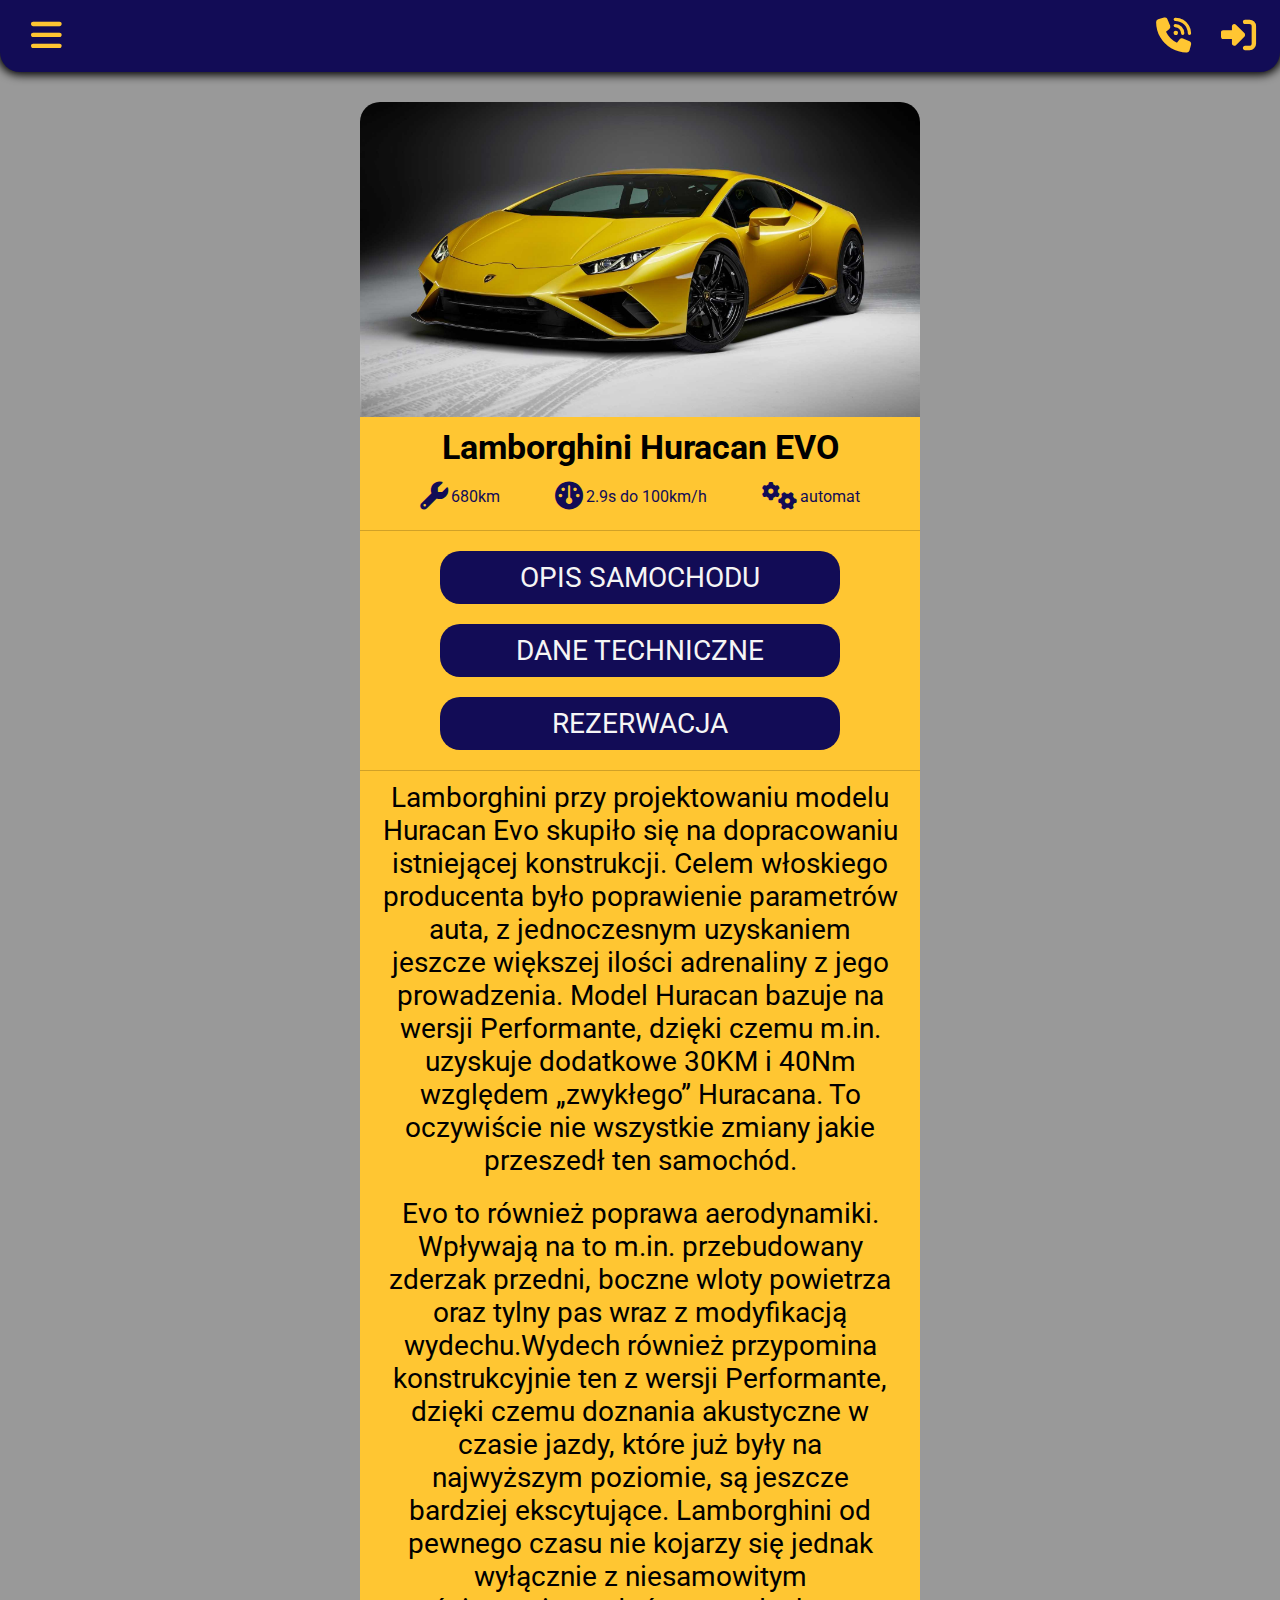
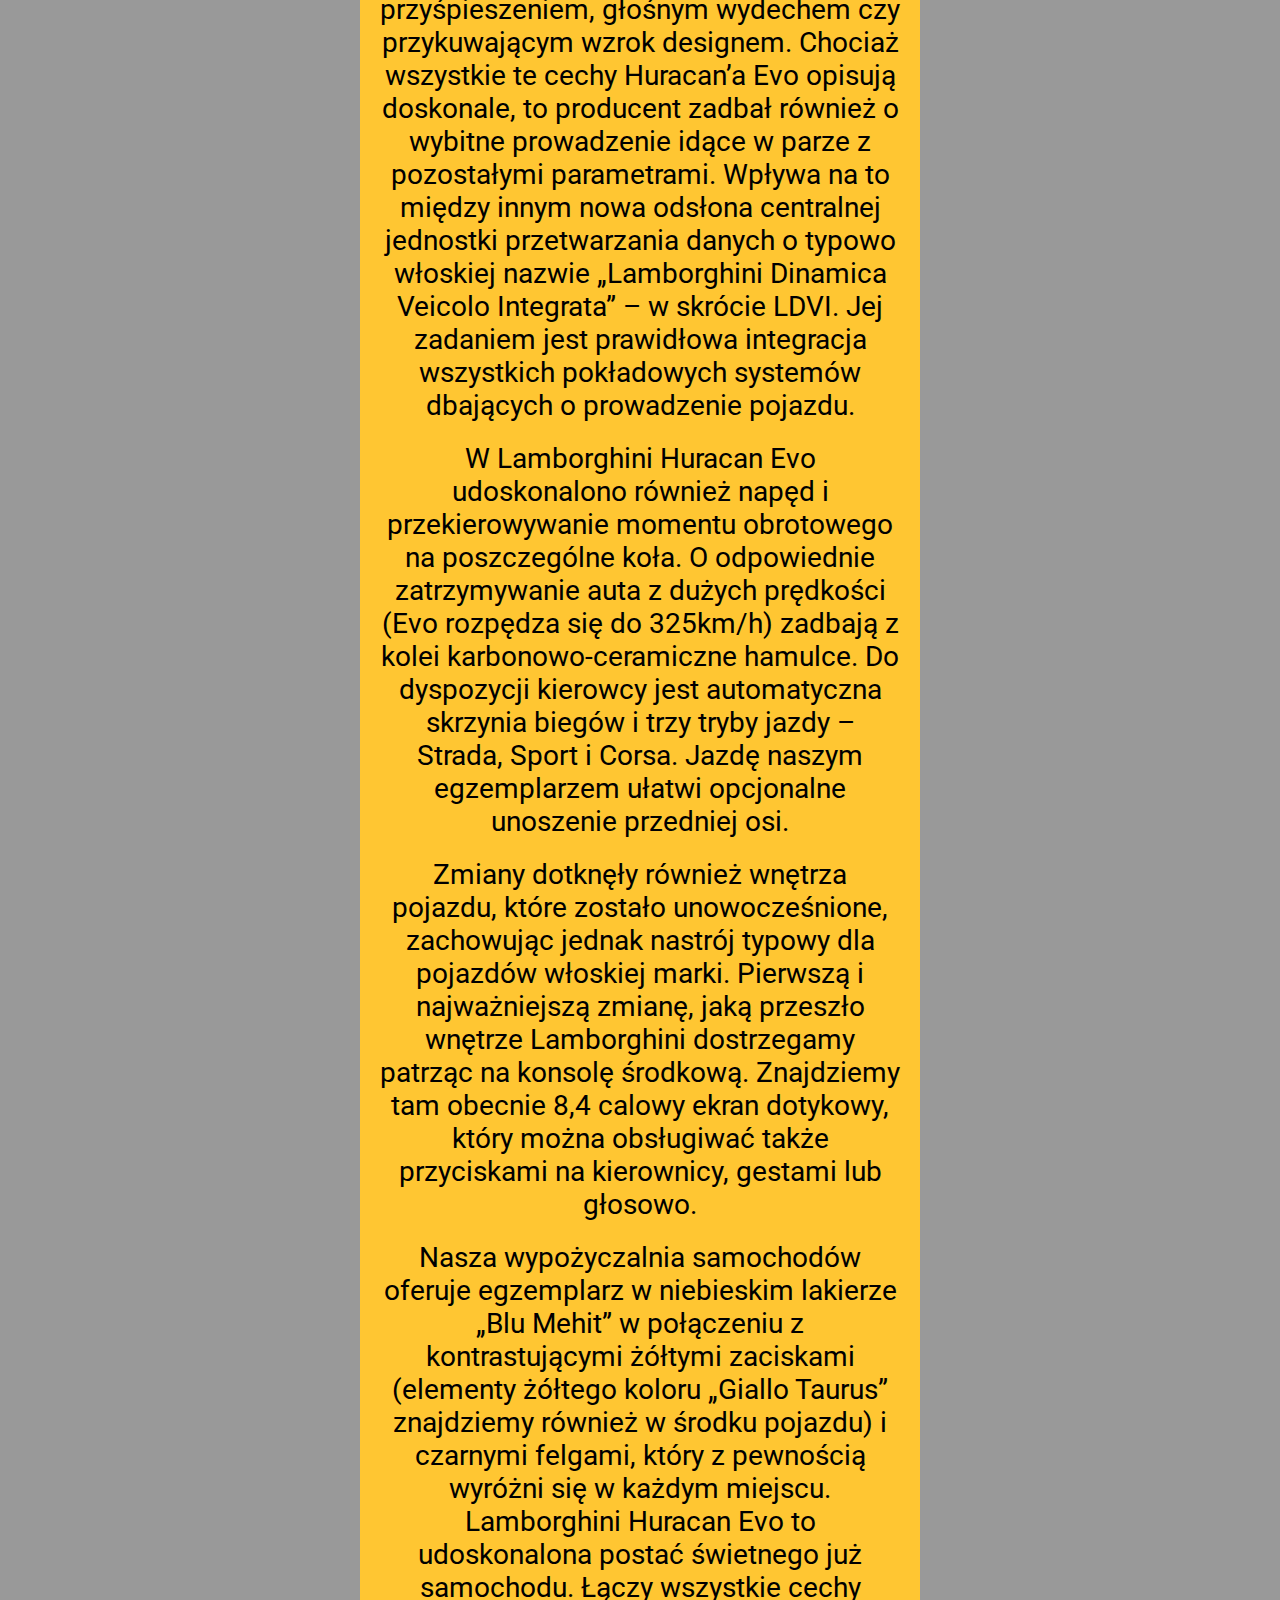
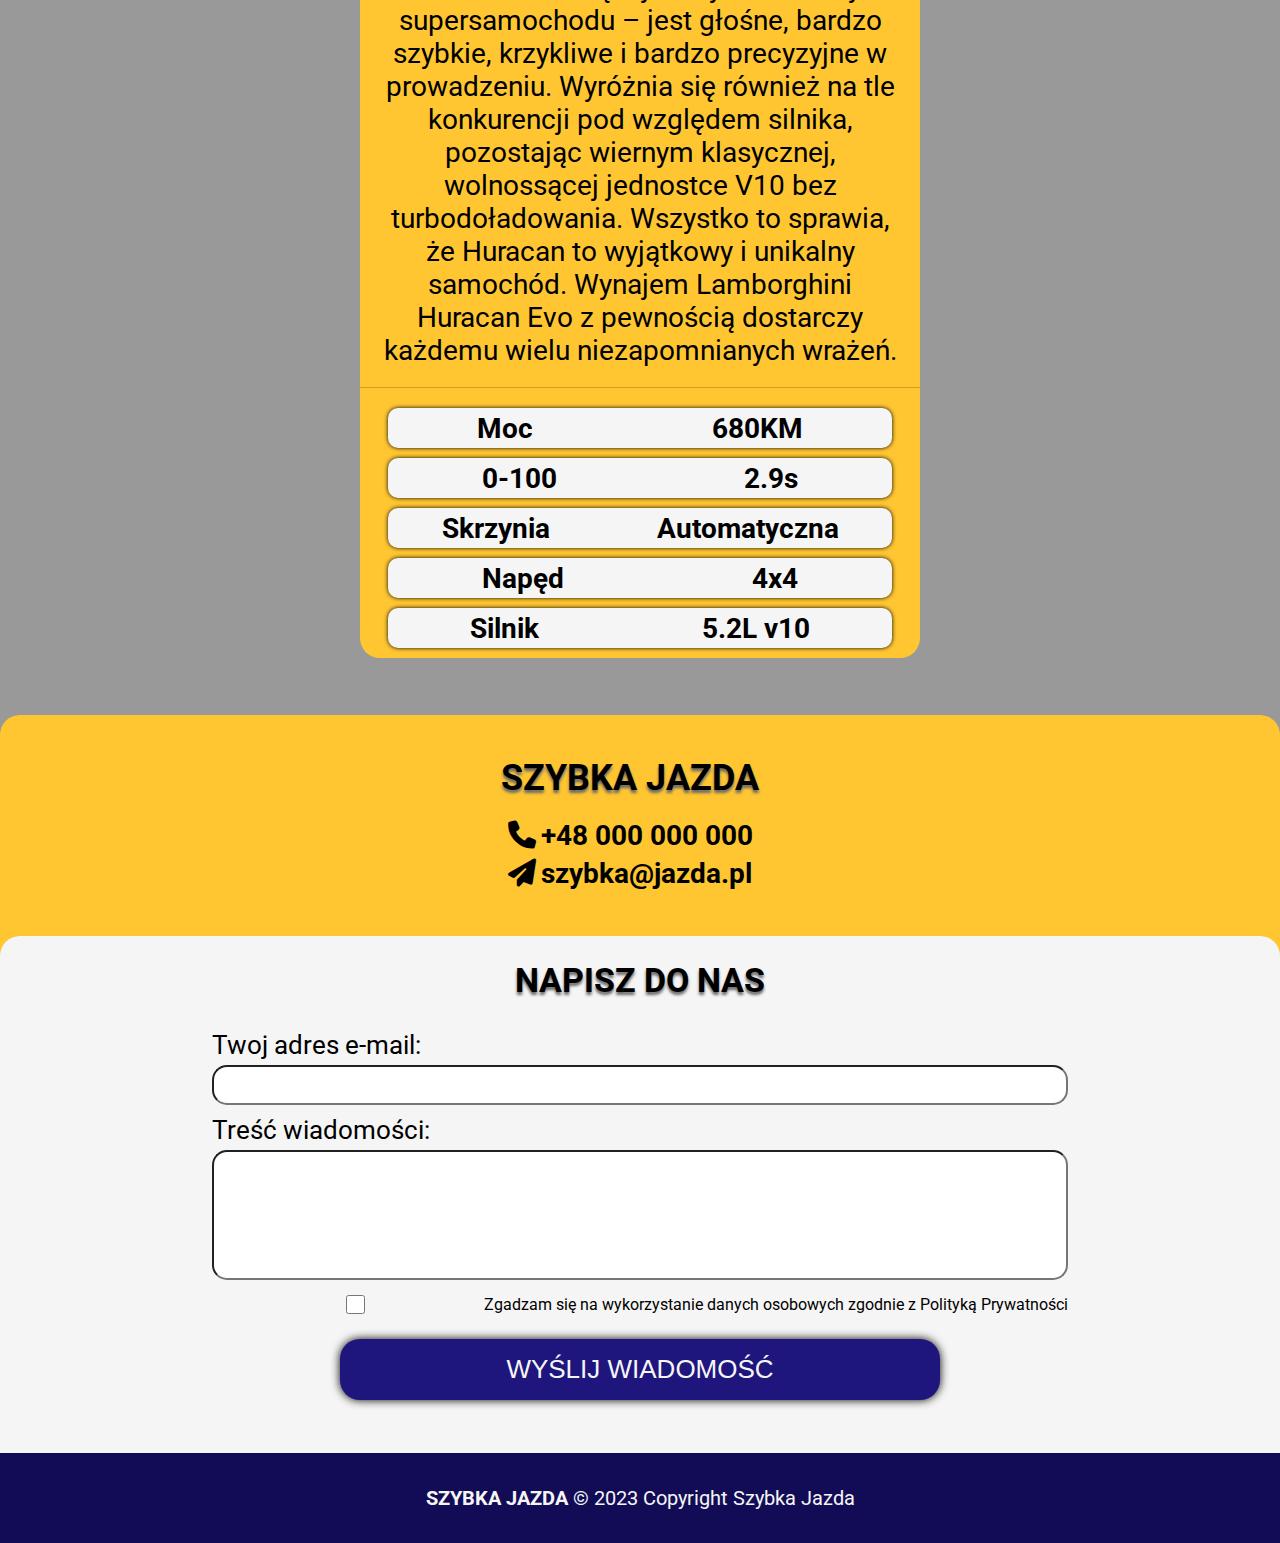
<file: cars-html/lamboEvo.html>
<!DOCTYPE html>
<html lang="en">

<head>
    <meta charset="UTF-8">
    <meta http-equiv="X-UA-Compatible" content="IE=edge">
    <meta name="viewport" content="width=device-width, initial-scale=1.0">
    <title>Wypożyczalnia aut sportowych</title>

    <!-- styles -->
    <!-- fontaswome -->
    <link rel="stylesheet" href="../fontawesome-free-6.4.0-web/css/all.css">

    <!-- phone styles -->
    <link rel="stylesheet" href="../css/main.css">
    <link rel="stylesheet" href="../css/cars.css">
    <link rel="stylesheet" href="../css/car-single.css">

    <!-- tablet styles -->
    <link rel="stylesheet" href="../css/main-tablet.css">
    <link rel="stylesheet" href="../css/cars-tablet.css">

    <!-- favicon -->
    <link rel="shortcut icon" type="image/ico" href="../img/favicon.ico">
</head>

<body>
    <div class="wrapper">
        <nav class="navbar">
            <button onclick="toggleNavbar()"><i class="fa-solid fa-xmark"></i></button>
            <ul>
                <li><a href="../index.html">strona główna</a></li>
                <li><a href="../cars.html">samochody</a></li>
                <li><a href="../about.html">dlaczego my?</a></li>
                <li><a href="../voucher.html">vouchery</a></li>
                <li><a href="../howworks.html">jak to działa?</a></li>
                <a href="../cars.html">zarezerwuj</a>
                <div class="phone_number_box">
                    <p>Skontaktuj sie z nami</p>
                    <a href="tel:000-000-000"><i class="fa-solid fa-phone"></i>+48 000 000 000</a>
                    <a href="mailto: szybka@jazda.pl"><i class="fa-solid fa-paper-plane"></i>szybka@jazda.pl</a>
                </div>
            </ul>
        </nav>

        <header class="header clearfix">
            <button onclick="toggleNavbar()"><i class="fa-solid fa-bars"></i></button>
            <div class="nav_contacts">
                <button onclick="toggleContact()"><i class="fa-solid fa-phone-volume"></i></button>
                <button><a class="link_button" href="../login.html"><i class="fa-solid fa-right-to-bracket"></i></a></button>
                <div class="phone_number_boxDisplay">
                    <div class="phone_number_box">
                        <p>Skontaktuj sie z nami</p>
                        <a href="tel:000-000-000"><i class="fa-solid fa-phone"></i>+48 000 000 000</a>
                        <a href="mailto: szybka@jazda.pl"><i class="fa-solid fa-paper-plane"></i>szybka@jazda.pl</a>
                    </div>
                </div>
            </div>
        </header>

        <article>
            <div class="car">
                <div class="car_photo">
                    <img src="../img/huracan-evo.jpg" alt="Lamborghini Huracan EVO">
                </div>
                <div class="car_info">
                    <h2>Lamborghini Huracan EVO</h2>
                    <div class="short_info">
                        <div class="short_info_element">
                            <i class="fa-solid fa-wrench"></i> <p>680km</p>
                        </div>
                        <div class="short_info_element">
                            <i class="fa-solid fa-gauge"></i> <p>2.9s do 100km/h</p>
                        </div>
                        <div class="short_info_element">
                            <i class="fa-sharp fa-solid fa-gears"></i> <p>automat</p>
                        </div>
                    </div>
                    <div class="go_to_buttons">
                        <a href="#car_description" class="a_button_style">OPIS SAMOCHODU</a>
                        <a href="#car_data" class="a_button_style">dane techniczne</a>
                        <a href="#car_reservation" class="a_button_style">rezerwacja</a>
                    </div>
                    <div id="car_description" class="car_description">
                        <p>Lamborghini przy projektowaniu modelu Huracan Evo skupiło się na dopracowaniu istniejącej konstrukcji. Celem włoskiego producenta było poprawienie parametrów auta, z jednoczesnym uzyskaniem jeszcze większej ilości adrenaliny z jego prowadzenia. Model Huracan bazuje na wersji Performante, dzięki czemu m.in. uzyskuje dodatkowe 30KM i 40Nm względem „zwykłego” Huracana. To oczywiście nie wszystkie zmiany jakie przeszedł ten samochód.</p>

                        <p>Evo to również poprawa aerodynamiki. Wpływają na to m.in. przebudowany zderzak przedni, boczne wloty powietrza oraz tylny pas wraz z modyfikacją wydechu.Wydech również przypomina konstrukcyjnie ten z wersji Performante, dzięki czemu doznania akustyczne w czasie jazdy, które już były na najwyższym poziomie, są jeszcze bardziej ekscytujące. Lamborghini od pewnego czasu nie kojarzy się jednak wyłącznie z niesamowitym przyśpieszeniem, głośnym wydechem czy przykuwającym wzrok designem. Chociaż wszystkie te cechy Huracan’a Evo opisują doskonale, to producent zadbał również o wybitne prowadzenie idące w parze z pozostałymi parametrami. Wpływa na to między innym nowa odsłona centralnej jednostki przetwarzania danych o typowo włoskiej nazwie „Lamborghini Dinamica Veicolo Integrata” – w skrócie LDVI. Jej zadaniem jest prawidłowa integracja wszystkich pokładowych systemów dbających o prowadzenie pojazdu.</p>
                            
                        <p>W Lamborghini Huracan Evo udoskonalono również napęd i przekierowywanie momentu obrotowego na poszczególne koła. O odpowiednie zatrzymywanie auta z dużych prędkości (Evo rozpędza się do 325km/h) zadbają z kolei karbonowo-ceramiczne hamulce. Do dyspozycji kierowcy jest automatyczna skrzynia biegów i trzy tryby jazdy – Strada, Sport i Corsa. Jazdę naszym egzemplarzem ułatwi opcjonalne unoszenie przedniej osi.</p>
                            
                        <p>Zmiany dotknęły również wnętrza pojazdu, które zostało unowocześnione, zachowując jednak nastrój typowy dla pojazdów włoskiej marki. Pierwszą i najważniejszą zmianę, jaką przeszło wnętrze Lamborghini dostrzegamy patrząc na konsolę środkową. Znajdziemy tam obecnie 8,4 calowy ekran dotykowy, który można obsługiwać także przyciskami na kierownicy, gestami lub głosowo.</p>
                            
                        
                        <p>Nasza wypożyczalnia samochodów oferuje egzemplarz w niebieskim lakierze „Blu Mehit” w połączeniu z kontrastującymi żółtymi zaciskami (elementy żółtego koloru „Giallo Taurus” znajdziemy również w środku pojazdu) i czarnymi felgami, który z pewnością wyróżni się w każdym miejscu. Lamborghini Huracan Evo to udoskonalona postać świetnego już samochodu. Łączy wszystkie cechy supersamochodu – jest głośne, bardzo szybkie, krzykliwe i bardzo precyzyjne w prowadzeniu. Wyróżnia się również na tle konkurencji pod względem silnika, pozostając wiernym klasycznej, wolnossącej jednostce V10 bez turbodoładowania. Wszystko to sprawia, że Huracan to wyjątkowy i unikalny samochód. Wynajem Lamborghini Huracan Evo z pewnością dostarczy każdemu wielu niezapomnianych wrażeń.</p>
                    </div>
                    <div id="car_data" class="car_data">
                        <span class="car_data_boxes">
                            <p>Moc</p>
                            <p>680KM</p>
                        </span>
                        <span class="car_data_boxes">
                            <p>0-100</p>
                            <p>2.9s</p>
                        </span>
                        <span class="car_data_boxes">
                            <p>Skrzynia</p>
                            <p>Automatyczna</p>
                        </span>
                        <span class="car_data_boxes">
                            <p>Napęd</p>
                            <p>4x4</p>
                        </span>
                        <span class="car_data_boxes">
                            <p>Silnik</p>
                            <p>5.2L v10</p>
                        </span>
                    </div>
                </div>
            </div>
        </article>

        <section class="contact">
            <div class="phone_email">
                <div class="nav_contacts">
                    <h1 class="company_name">szybka jazda</h1>
                    <a href="tel:000-000-000"><i class="fa-solid fa-phone"></i>+48 000 000 000</a>
                    <a href="mailto: szybka@jazda.pl"><i class="fa-solid fa-paper-plane"></i>szybka@jazda.pl</a>
                </div>
            </div>
            <div class="contact_form">
                <h2>napisz do nas</h2>
                <form action="#">
                    <label for="user-email">Twoj adres e-mail:</label>
                    <input id="user-email" type="email">
                    <label for="user-message">Treść wiadomości:</label>
                    <input id="user-email" type="textarea">
                    <div class="checkbox_div">
                        <input type="checkbox" name="personal-data" id="personal-data" required><p>Zgadzam się na wykorzystanie danych osobowych zgodnie z Polityką Prywatności</p>
                    </div>
                    <input type="submit" value="WYŚLIJ WIADOMOŚĆ">
                </form>
            </div>
        </section>

        <footer>
            <p><span>szybka jazda</span> &copy; 2023 Copyright Szybka Jazda</p>
        </footer>
    </div>

    <script src="../js/toggle.js"></script>
</body>

</html>
</file>
<file: css/main.css>
/* Fonts from Google Fonts */

@import url('https://fonts.googleapis.com/css2?family=Roboto+Condensed:wght@300;400;700&family=Roboto:wght@300;400;700&display=swap');
/* 
    font-family: 'Roboto', sans-serif;

    font-family: 'Roboto Condensed', sans-serif;
*/


/* =============  variables  ============= */
:root {
    --font-roboto: 'Roboto', sans-serif;
    --font-roboto-condensed: 'Roboto Condensed', sans-serif;
    --font-h1-size: 2.6rem;
    --font-h2-size: 2.4rem;
    --font-p-size: 1.8rem;
    --font-label-size: 1.6rem;

    --bgcolor-whiteTxt: #F5F5F5;
    --bgcolor-darkBlue: #120C56;
    --bgcolor-orange: #FFC632;
    --bgcolor-red: #FF0000;

    --bghover-darkBlue: #1f167d;
    --bghover-orange: #d1a127;
}

* {
    margin: 0;
    padding: 0;
    box-sizing: border-box;
    outline: none;
}

.clearfix::after {
    content: "";
    display: block;
    clear: both;
}

html {
    font-size: 10px;
    font-family: var(--font-roboto);
}

body {
    background-image: url('https://www.autocar.co.uk/sites/autocar.co.uk/files/images/car-reviews/first-drives/legacy/99-worlds-fastest-production-cars-lead.jpg');
    background-size: cover;
    background-attachment: fixed;
    background-position: center;
}

h1,
h2,
button {
    text-transform: uppercase;
}

h2 {
    font-size: var(--font-h2-size);
}

p,
a,
button {
    font-size: var(--font-p-size);
}

a {
    color: black;
    text-decoration: none;
}

label {
    display: block;
    margin-bottom: 5px;
    font-size: var(--font-label-size);
}


/* ---------------- blue button ---------------- */
.blue_button,
input[type=button],
input[type=submit] {
    padding: 15px 25px;
    border: none;
    border-radius: 20px;
    box-shadow: 0 0 10px black;
    background-color: var(--bgcolor-darkBlue);
    text-transform: uppercase;
    font-weight: 300;
    font-size: var(--font-p-size);
    color: var(--bgcolor-whiteTxt);
    transition: .3s;
    cursor: pointer;
}

.blue_button:hover,
input[type=button],
input[type=submit] {
    background-color: var(--bghover-darkBlue);
}

a.a_button_style {
    display: block;
    padding: 10px;
    margin: 20px 30px;
    border-radius: 20px;
    text-align: center;
    text-transform: uppercase;
    color: var(--bgcolor-whiteTxt);
    background-color: var(--bgcolor-darkBlue);
    cursor: pointer;
}

/* --------------------------------------------- */


/* ---------------- company name ---------------- */
.company_name {
    margin-bottom: 20px;
    font-weight: 700;
    font-size: var(--font-h1-size);
    text-transform: uppercase;
    text-shadow: 0 3px 3px rgb(104, 104, 104);
}

/* --------------------------------------------- */


/* ---------------- phone and email box ---------------- */
.phone_number_box {
    width: 100%;
    font-weight: 700;
    text-align: center;
    line-height: 1.5;
}

.phone_number_box a {
    display: block;
}

.phone_number_box a>i {
    padding-right: 10px;
}

.phone_number_box p {
    margin-bottom: 5px;
}

/* --------------------------------------------- */


/* ---------------- phone and email box display ---------------- */
.phone_number_boxDisplay {
    display: none;
    position: fixed;
    top: 8vh;
    right: 0;
    width: 70%;
    padding-top: 20px;
    padding-bottom: 20px;
    border-radius: 20px 20px 20px 20px;
    box-shadow: 0 0 25px 5px black;
    background-color: var(--bgcolor-orange);
    z-index: 1000;
    overflow: hidden;
}

/* --------------------------------------------- */

.img_logo {
    width: 70%;
    max-width: 400px;
}

.wrapper {
    display: flex;
    flex-direction: column;
    flex-grow: 1;
    min-height: 100vh;
    margin: 0 auto;
    background-color: rgba(0, 0, 0, 0.4);
}


/* ===========================  NAVBAR  =========================== */
.navbar {
    display: none;
}

nav {
    position: fixed;
    top: 0;
    left: 0;
    width: 70%;
    padding-bottom: 20px;
    border-radius: 0 20px 20px 20px;
    box-shadow: 0 0 25px 5px black;
    background-color: var(--bgcolor-orange);
    z-index: 1000;
    overflow: hidden;
}

nav ul {
    list-style-type: none;
}

nav ul>li>a {
    display: block;
    padding: 0 20px;
    line-height: 1.8;
    text-transform: uppercase;
    font-size: var(--font-p-size);
    font-weight: 700;
}

nav ul>a {
    display: block;
    padding: 10px;
    margin: 20px 30px;
    border-radius: 20px;
    text-align: center;
    text-transform: uppercase;
    color: var(--bgcolor-whiteTxt);
    background-color: var(--bgcolor-darkBlue);
}

nav ul>li>a:hover {
    background-color: var(--bghover-orange);
}

nav button i {
    font-size: 35px;
}

.display-block {
    display: block;
}

/* =============================================================== */



/* ===========================  HEADER  =========================== */
header.header_pc {
    display: none;
}

header {
    position: fixed;
    top: 0;
    left: 0;
    width: 100%;
    flex-basis: 8vh;
    border-radius: 0 0 20px 20px;
    background-color: var(--bgcolor-darkBlue);
    box-shadow: 0 0 10px 3px black;
    z-index: 999;
}

header button,
nav button {
    width: 8vh;
    height: 8vh;
    background-color: transparent;
    border: none;
    outline: none;
    font-size: 25px;
}

header .nav_contacts button,
header .nav_contacts .link_button {
    width: 6vh;
}

header .nav_contacts .link_button {
    font-size: 25px;
}

header .nav_contacts button:last-child {
    margin-right: 10px;
}

header button i {
    color: var(--bgcolor-orange);
}

header .nav_contacts {
    margin-right: 10px;
    float: right;
}

/* =============================================================== */



/* ===========================  MAIN  =========================== */
main {
    flex-basis: 100vh;
    font-size: 30px;
    font-family: var(--font-roboto-condensed);
    line-height: 1;
    letter-spacing: 5px;
    text-transform: uppercase;
    text-align: center;
    color: var(--bgcolor-whiteTxt);
}

.main_wrap {
    position: relative;
    top: 50%;
    left: 50%;
    transform: translate(-50%, -50%);
}

main i {
    margin-top: 25px;
    font-size: 90px;
}

main .main_buttons {
    margin-top: 80px;
}

/* =============================================================== */


/* ===========================  SECTION  =========================== */
section.contact {
    flex-basis: 82vh;
    border-radius: 20px 20px 0 0;
    background-color: var(--bgcolor-orange);
}

.contact .phone_email {
    display: flex;
    justify-content: center;
    align-items: center;
    height: 25%;
    text-align: center;
}

.phone_email a {
    display: block;
    margin-bottom: 5px;
    font-weight: 700;
}

.phone_email i {
    margin-right: 5px;
}

.contact .contact_form {
    display: flex;
    flex-direction: column;
    justify-content: center;
    align-items: center;
    height: 75%;
    border-radius: 20px 20px 0 0;
    background-color: var(--bgcolor-whiteTxt);
}

.contact_form h2 {
    text-shadow: 0 3px 3px rgb(104, 104, 104);
}

.contact_form form {
    width: 90%;
    padding: 10px 20px;
}

.contact_form input {
    display: block;
    width: 100%;
    margin: 0 auto;
    text-align: center;
}

.contact_form input[type=text],
.contact_form input[type=email] {
    height: 40px;
    margin-bottom: 10px;
    border-radius: 15px;
}

.contact_form input[type=textarea] {
    height: 90px;
    border-radius: 15px;
}

.contact_form input[type=button],
.contact_form input[type=submit] {
    width: 80%;
    font-size: 16px;
}

.contact_form .checkbox_div {
    display: flex;
    margin-top: 15px;
    margin-bottom: 25px;
}

.contact_form .checkbox_div p {
    margin-left: 10px;
    font-size: 10px;
}

.contact_form .checkbox_div input[type=checkbox] {
    width: 20%;
}

/* .contact_form input[type=button] {
    margin: 0 auto;
} */
/* =============================================================== */



/* ===========================  FOOTER  =========================== */
footer {
    flex-basis: 10vh;
    color: var(--bgcolor-whiteTxt);
    text-align: center;
    line-height: 10vh;
    background-color: var(--bgcolor-darkBlue);
}

footer p,
footer span {
    font-size: 14px;
}

footer span {
    font-weight: 700;
    text-transform: uppercase;
}

/* =============================================================== */
</file>
<file: css/main-tablet.css>
@media (min-width: 768px) {
    :root {
        --font-h1-size: 3.6rem;
        --font-h2-size: 3.4rem;
        --font-p-size: 2.8rem;
        --font-label-size: 2.6rem;
    }

    .img_logo {
        width: 50%;
    }

    main .company_name {
        font-size: 7rem;
    }

    .blue_button,
    input[type=button] {
        padding: 25px 40px;
    }

    .phone_number_boxDisplay {
        width: 60%;
    }


    /* ===========================  NAVBAR  =========================== */
    nav {
        width: 60%;
        padding: 0 10px 40px;
    }

    nav ul>li>a {
        padding: 0 40px;
    }

    nav ul>a {
        padding: 20px;
    }

    /* =============================================================== */


    /* ===========================  HEADER  =========================== */
    header button,
    nav button {
        font-size: 35px;
    }

    header .nav_contacts button,
    header .nav_contacts .link_button {
        width: 7vh;
    }

    header .nav_contacts .link_button {
        font-size: 35px;
    }

    .nav_contacts {
        margin-right: 20px;
    }

    header button:first-of-type {
        margin-left: 10px;
    }

    /* =============================================================== */


    /* ===========================  SECTION  =========================== */
    .contact .phone_email {
        height: 30%;
    }

    .contact .contact_form {
        height: 70%;
    }

    .contact_form form {
        width: 70%;
        padding: 30px 20px;
    }

    .contact_form input {
        font-size: 26px;
    }

    .contact_form input[type=text] {
        height: 60px;
        margin-bottom: 15px;
    }

    .contact_form input[type=textarea] {
        height: 130px;
        border-radius: 15px;
        word-wrap: break-word;
    }

    .contact_form input[type=button],
    .contact_form input[type=submit] {
        width: 70%;
        font-size: 26px;
    }

    .contact_form .checkbox_div p {
        margin-left: -15px;
        font-size: 16px;
    }

    .contact_form .checkbox_div input[type=checkbox] {
        width: 30%;
    }

    /* =============================================================== */


    /* ===========================  FOOTER  =========================== */
    footer p,
    footer span {
        font-size: 20px;
    }

    /* =============================================================== */
}
</file>
<file: css/main-pc.css>
@media (min-width: 1440px) {
    :root {
        --font-h1-size: 4.6rem;
        --font-h2-size: 3.6rem;
        --font-p-size: 2.8rem;
        --font-label-size: 2.6rem;
    }

    header.header {
        display: none;
    }

    header.header_pc {
        display: flex;
        justify-content: space-around;
        height: 10vh;
    }

    .nav_menu {
        display: flex;
        align-items: center;
        justify-content: space-around;
    }

    ul {
        display: flex;
        padding-left: 8vw;
    }

    ul>li>a {
        display: block;
        padding-left: 25px;
        padding-right: 25px;
        text-transform: uppercase;
        font-size: var(--font-p-size);
        font-weight: 700;
        color: var(--bgcolor-orange);
        line-height: 10vh;
    }

    ul>li:hover {
        background-color: var(--bghover-darkBlue);
    }

    header button {
        align-self: center;
    }

    header button:hover {
        background-color: var(--bghover-darkBlue);
    }

    header button a {
        font-size: 40px;
    }
}
</file>
<file: css/cars.css>
article {
    display: flex;
    flex-direction: column;
    padding-top: 8vh;
    padding-bottom: 3vh;
}

.car {
    display: flex;
    flex-direction: column;
    width: 95vw;
    margin: 30px auto;
    text-transform: none;
}

.car_photo img { 
    display: block;
    width: 100%;
    border-radius: 20px 20px 0 0;
    cursor: pointer;
}

.car_info h2 {
    padding: 10px 0;
    text-transform: none;
    text-align: center;
    color: black;
}

.car_info {
    border-radius: 0 0 20px 20px;
    background-color: var(--bgcolor-orange);
}

.short_info {
    display: flex;
    flex-direction: row;
    justify-content: space-evenly;
    align-content: center;
    padding: 5px 5px 20px 5px;
    color: var(--bgcolor-darkBlue);
}

.short_info_element {
    display: flex;
    justify-content: space-around;
    align-items: center;
}

.short_info_element i {
    padding-right: 3px;
    font-size: var(--font-p-size);
}

.short_info_element p {
    font-size: 1.6rem;
}
</file>
<file: css/cars-tablet.css>
@media (min-width: 768px) {
    .car {
        width: 560px;
    }
}
</file>
<file: css/howworks.css>
.bg_img {
    width: 100%;
    height: 200px;
    background-repeat: no-repeat;
    background-size: cover;
    background-position: center;
}

.bg_img:first-of-type {
    position: relative;
    top: 5vh;
    background-image: url('https://cdn.carbuzz.com/gallery-images/1600/716000/800/716883.jpg');
}

.bg_img:last-of-type {
    position: relative;
    background-image: url('https://ocdn.eu/pulscms-transforms/1/jrVktkpTURBXy8wZDBkZDZmZWE1YzlkNmM1MTE1OTM2OWY1NTZiOWZmYy5qcGeRlQMAzQNCzSUgzRTj');
    z-index: 5;
}

.how_works_desc {
    position: relative;
    top: 2vh;
    left: 0;
    padding: 30px 40px;
    margin-bottom: 15px;
    border-radius: 20px;
    background-color: var(--bgcolor-darkBlue);
    text-align: center;
    color: var(--bgcolor-orange);
    z-index: 2;
}

.how_works_desc p {
    margin-top: 20px;
    font-size: 1.6rem;
}

.how_works_orange_wrapper {
    position: relative;
    top: -20px;
    width: 100%;
    padding: 5vh 10px 3vh;
    box-shadow: 0 20px 1px 10px var(--bgcolor-orange);
    background-color: var(--bgcolor-orange);
    text-align: center;
    z-index: 1;
}

.how_works_orange_wrapper i {
    font-size: 4.2rem;
    margin-bottom: 10px;
}
</file>
<file: css/howworks-tablet.css>
@media (min-width: 768px) {
    .bg_img {
        height: 300px;
    }

    .how_works_desc {
        padding: 40px 70px;
        margin-bottom: 20px;
    }

    .how_works_desc p {
        font-size: 1.8rem;
    }

    .how_works_orange_wrapper {
        padding-left: 60px;
        padding-right: 60px;
    }
}
</file>
<file: css/login.css>
main h2 {
    margin-bottom: 40px;
    font-size: 2.8rem;
    letter-spacing: 1px;
    color: black;
}


/* ===========================  LOGIN  =========================== */
.login_box {
    max-width: 620px;
    background-color: var(--bgcolor-orange);
    padding: 30px 25px;
    margin: 0 25px;
    border: 4px solid rgb(197, 133, 15);
    border-radius: 20px;
}

@media (min-width: 620px) {
    .login_box {
        margin: 0 auto;
    }
}

main form {
    text-align: left;
}

main form label {
    letter-spacing: 1px;
}

main input {
    display: block;
}

main input[type=text],
main input[type=password],
main input[type=email] {
    width: 100%;
    height: 40px;
    padding-left: 10px;
    margin-bottom: 20px;
    border: none;
    border-radius: 15px;
    box-shadow: 0 2px 5px 0px black;
}

main input[type=button],
main input[type=submit]  {
    margin: 40px auto;
}

.login_options,
.login_options p,
.login_options a,
.login_options span {
    font-size: 1.2rem;
    letter-spacing: 0;
    line-height: 1.6;
    color: var(--bgcolor-darkBlue);
}

.login_options span {
    text-transform: lowercase;
}

.login_options a {
    font-weight: 700;
    font-size: 1.4rem;
}

/* =============================================================== */



/* ===========================  RESET PASSWORD  =========================== */
.resetparagraph {
    padding: 0 30px;
    margin-bottom: 30px;
    letter-spacing: 0;
    text-transform: none;
    font-size: 1.4rem;
    color: var(--bgcolor-darkBlue);
}

.go_back_href {
    position: absolute;
    bottom: 5%;
    left: 15%;
    text-align: left;
}

/* =============================================================== */
</file>
<file: css/login-tablet.css>
@media (min-width: 768px) {
    main h2 {
        font-size: 3.6rem;
        letter-spacing: 2px;
    }


    /* ===========================  LOGIN  =========================== */
    .login_box {
        padding: 50px 100px;
    }

    main input[type=text],
    main input[type=password],
    main input[type=email] {
        height: 60px;
        padding-left: 20px;
        margin-bottom: 25px;
        border-radius: 20px;
        font-size: 2.2rem;
    }

    .login_options,
    .login_options p,
    .login_options a,
    .login_options span {
        font-size: 2rem;
    }
    /* =============================================================== */


    /* ===========================  RESET PASSWORD  =========================== */
    .resetparagraph {
        font-size: 2rem;
    }

    .go_back_href {
        bottom: 7%;
        left: 20%;
    }

    /* =============================================================== */
}
</file>
<file: css/car-single.css>
a.a_button_style {
    max-width: 400px;
    margin: 20px auto;
}

.go_to_buttons,
.car_description {
    border-top: 1px solid var(--bghover-orange);
}

.car_description {
    padding-bottom: 10px;
    border-bottom: 1px solid var(--bghover-orange);
}

.car_description p {
    padding: 10px 20px;
    text-align: center;
}

.car_data {
    display: flex;
    flex-direction: column;
    width: 90%;
    margin: 10px auto;
}

.car_data span {
    display: flex;
    flex-basis: 40px;
    justify-content: space-around;
    align-items: center;
    margin-top: 10px;
    border-radius: 10px;
    box-shadow: 0 0 4px 0 black;
    background-color: var(--bgcolor-whiteTxt);
    font-weight: 700;
}

@media (min-width: 768px) {
    .car {
        width: 600px;
    }
}
</file>
